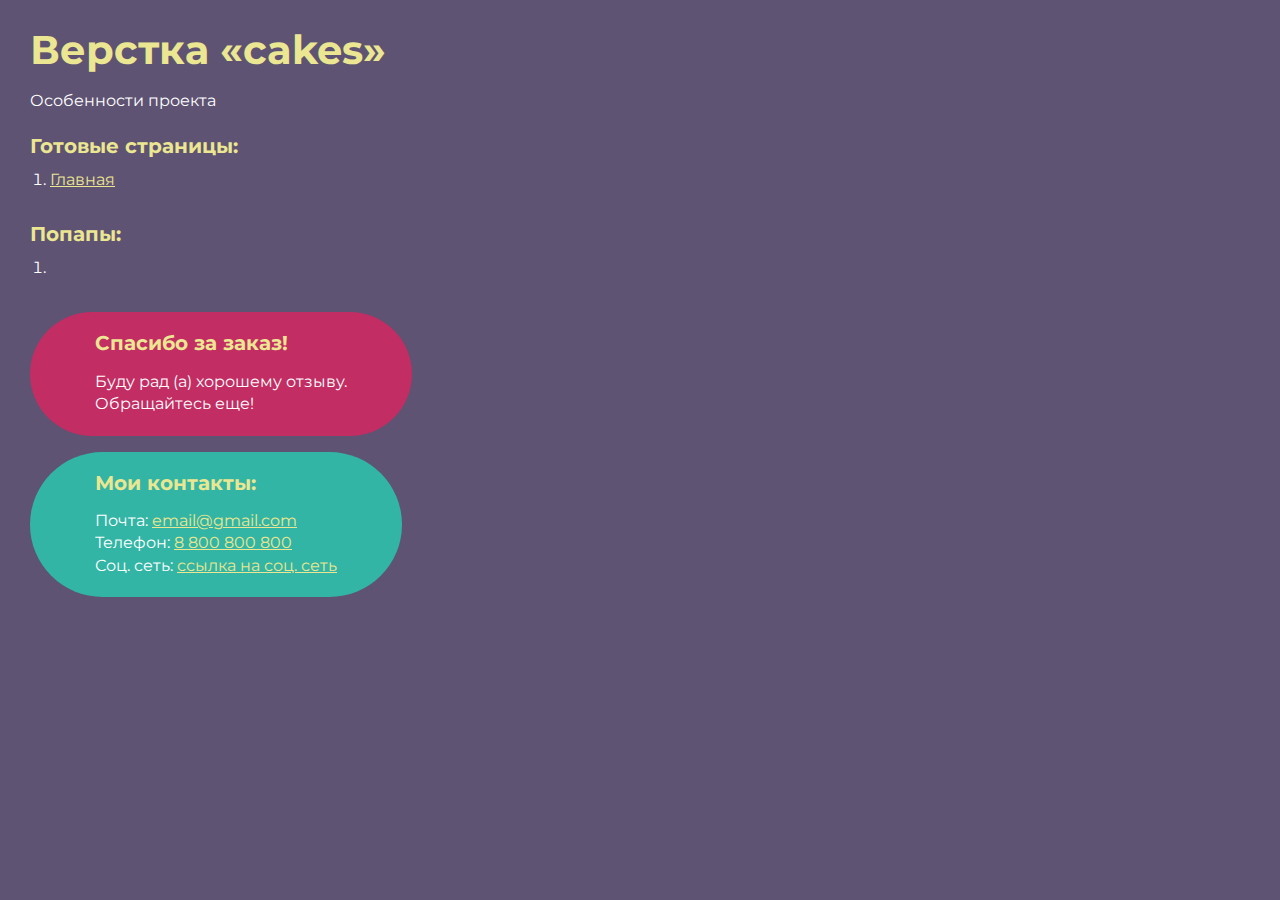
<file: index.html>
<!DOCTYPE html>
<html>

<head>
	<meta charset="UTF-8">
	<meta name="viewport" content="width=device-width, initial-scale=1.0">
	<title>Верстка «cakes»</title>
</head>

<body>
	<div class="rootpage">
		<h1>Верстка «cakes»</h1>
		<div class="rootpage__info">
			Особенности проекта
		</div>
		<h2>Готовые страницы:</h2>
		<ol class="rootpage__list">
			<li><a target="_blank" href="home.html">Главная</a></li>
		</ol>
		<h2>Попапы:</h2>
		<ol class="rootpage__list">
			<li><a target="_blank" href="home.html#"></a></li>
		</ol>
		<div class="rootpage__tnx">
			<h2>Спасибо за заказ!</h2>
			<p>Буду рад (а) хорошему отзыву.</p>
			<p>Обращайтесь еще!</p>
		</div>
		<div class="rootpage__contacts">
			<h2>Мои контакты:</h2>
			<p>Почта: <a href="mailto:email@gmail.com">email@gmail.com</a></p>
			<p>Телефон: <a href="tel:8800800800">8 800 800 800</a></p>
			<p>Соц. сеть: <a href="">ссылка на соц. сеть</a></p>
		</div>
	</div>
</body>
<style>
	@charset "UTF-8";
	@import url("https://fonts.googleapis.com/css?family=Montserrat:regular,700&display=swap");

	*,
	*::before,
	*::after {
		padding: 0px;
		margin: 0px;
		border: 0px;
		box-sizing: border-box;
	}

	html,
	body {
		height: 100%;
		margin: 0;
		padding: 0;
		min-width: 320px;
		width: 100%;
		color: #fff;
		background-color: #5e5373;
	}

	body {
		font-family: Montserrat;
		font-size: 100%;
		line-height: 1;
		font-size: 1rem;
	}

	a {
		text-decoration: underline;
		color: #ebe691
	}

	a:visited {
		text-decoration: underline;
		color: #aaa768;
	}

	a:hover {
		text-decoration: none;
	}

	ul li {
		list-style: none;
	}

	img {
		vertical-align: top;
	}

	.wrapper {
		width: 100%;
		min-height: 100%;
		overflow: hidden;
	}

	.rootpage {
		padding: 30px;
		display: flex;
		flex-direction: column;
		align-items: flex-start;
	}

	@media (max-width: 767px) {
		.rootpage {
			padding: 30px 15px;
		}
	}

	h1 {
		color: #ebe691;
		font-size: 2.5rem;
		margin: 0px 0px 1.25rem 0px;
	}

	@media (max-width: 767px) {
		h1 {
			font-size: 1.85rem;
			margin: 0px 0px 1.25rem 0px;
		}
	}

	h2 {
		color: #ebe691;
		font-size: 1.25rem;
		margin: 0px 0px 1rem 0px;
	}

	@media (max-width: 767px) {
		h2 {
			font-size: 1.125rem;
			margin: 0px 0px 1rem 0px;
		}
	}

	.rootpage__info {
		line-height: 140%;
		margin: 0px 0px 1.5rem 0px;
	}

	.rootpage__list {
		margin: 0px 0px 2.25rem 1.25rem;
	}

	.rootpage__list li:not(:last-child) {
		margin: 0px 0px 15px 0px;
	}

	.rootpage__contacts,
	.rootpage__tnx {
		border-radius: 200px;
		padding: 20px 65px;
		line-height: 140%;
	}

	@media (max-width: 767px) {

		.rootpage__contacts,
		.rootpage__tnx {
			border-radius: 40px;
			padding: 20px;
		}
	}

	.rootpage__contacts {
		background: #32b5a4;

	}

	.rootpage__contacts a {
		color: #ebe691;
	}

	.rootpage__tnx {
		background: #c22d63;
		margin: 0px 0px 1rem 0px;
	}
</style>

</html>
</file>
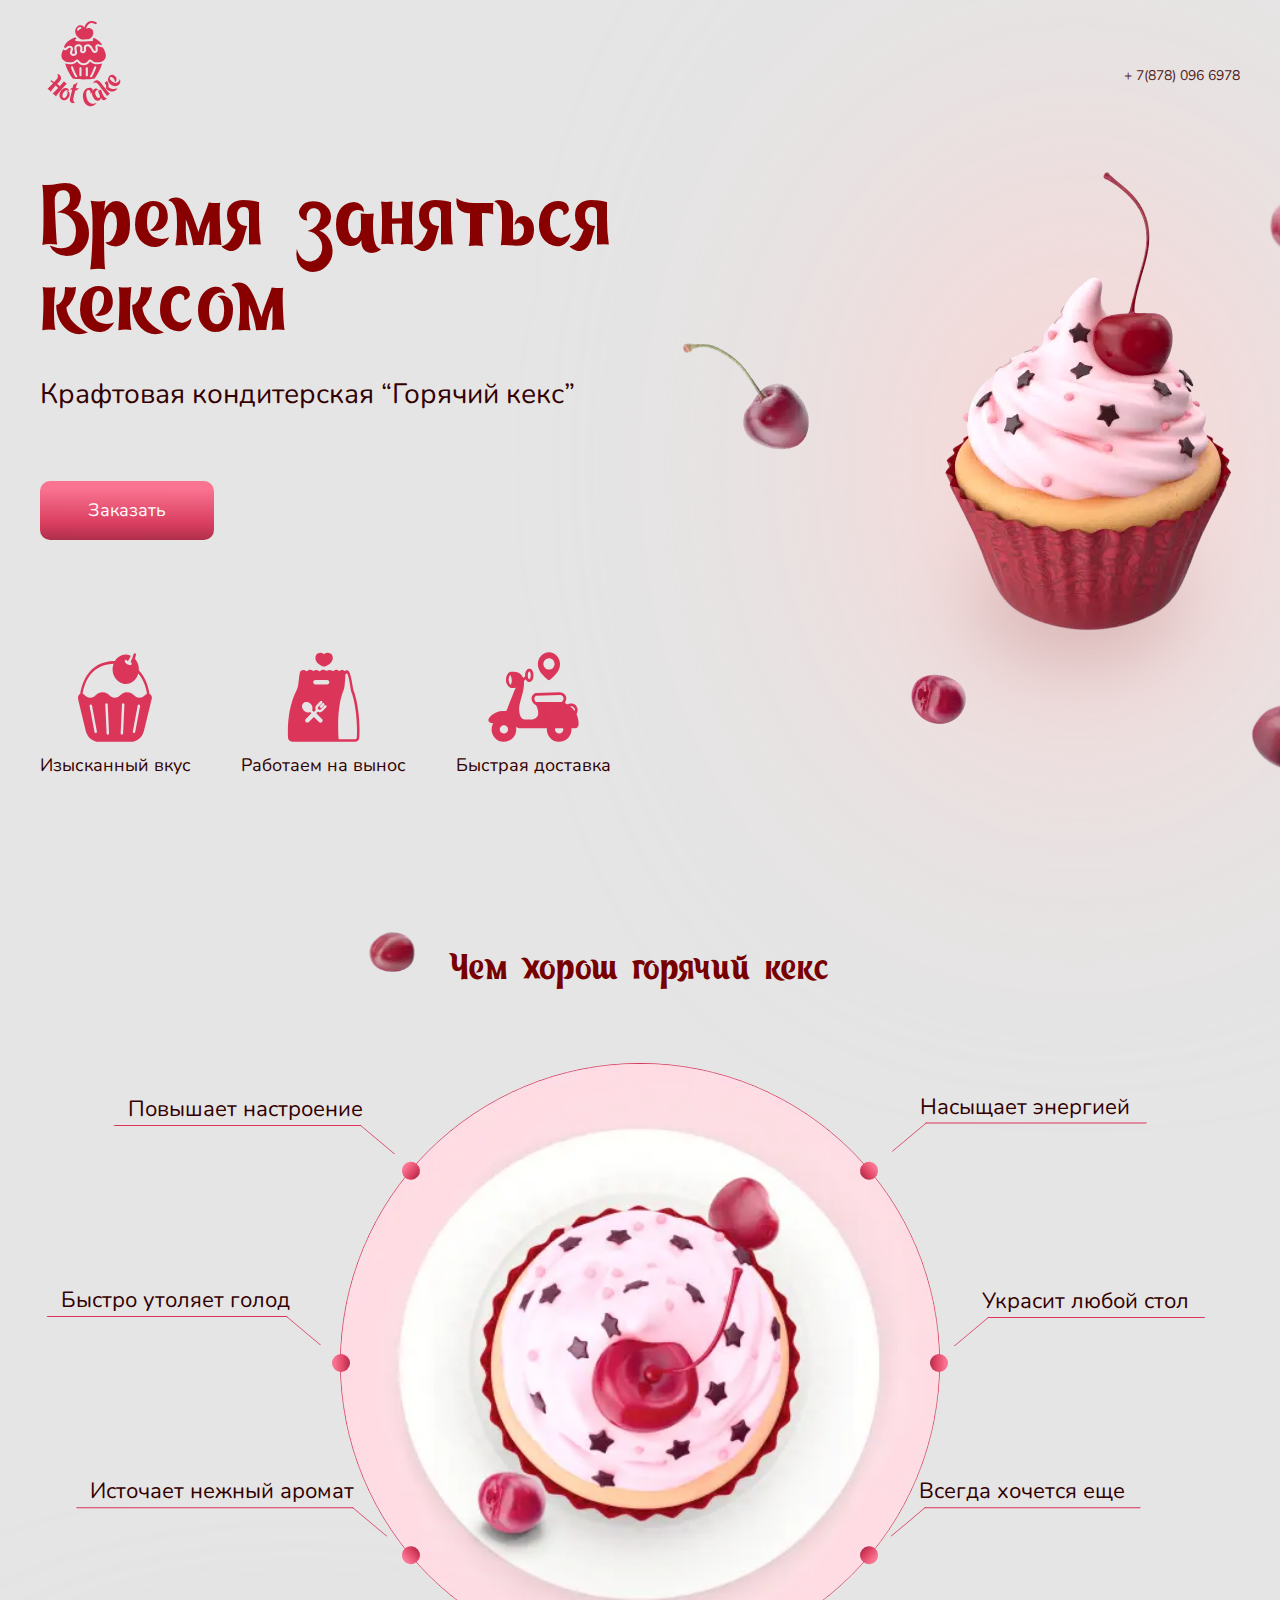
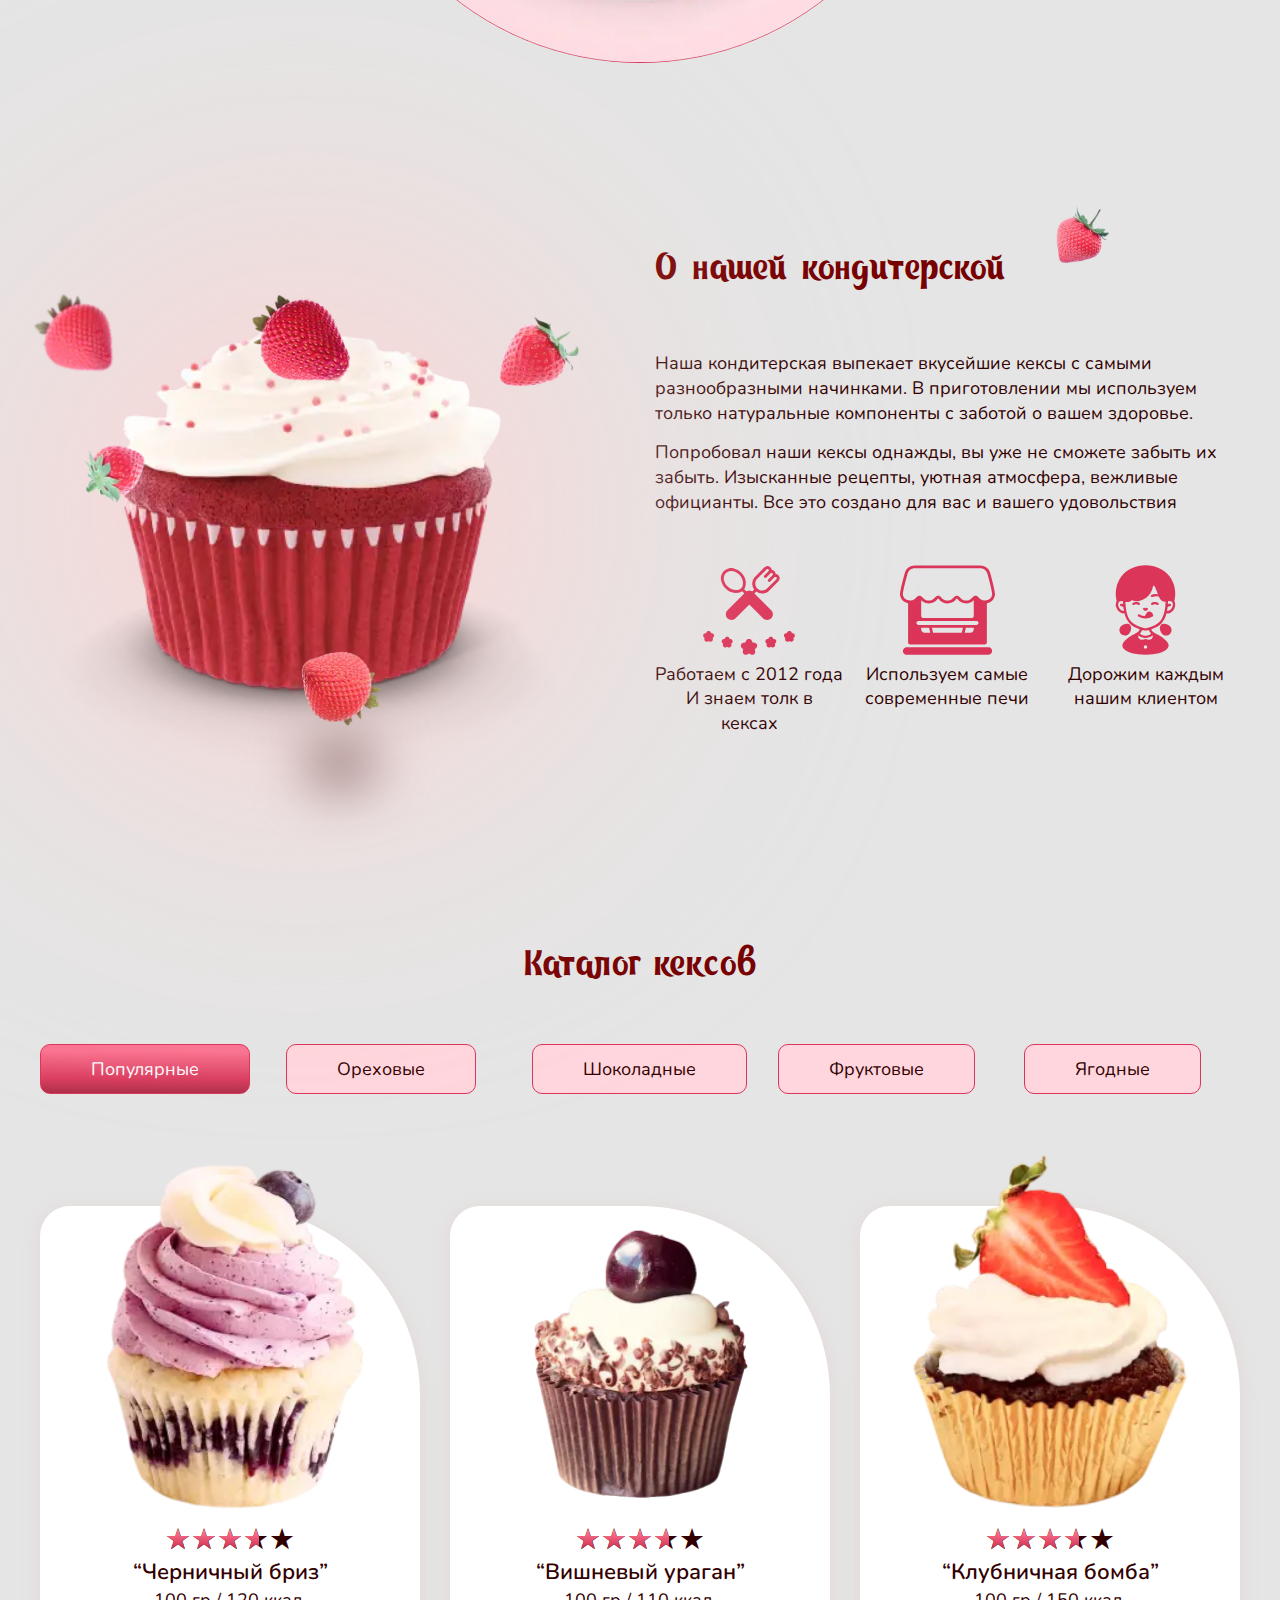
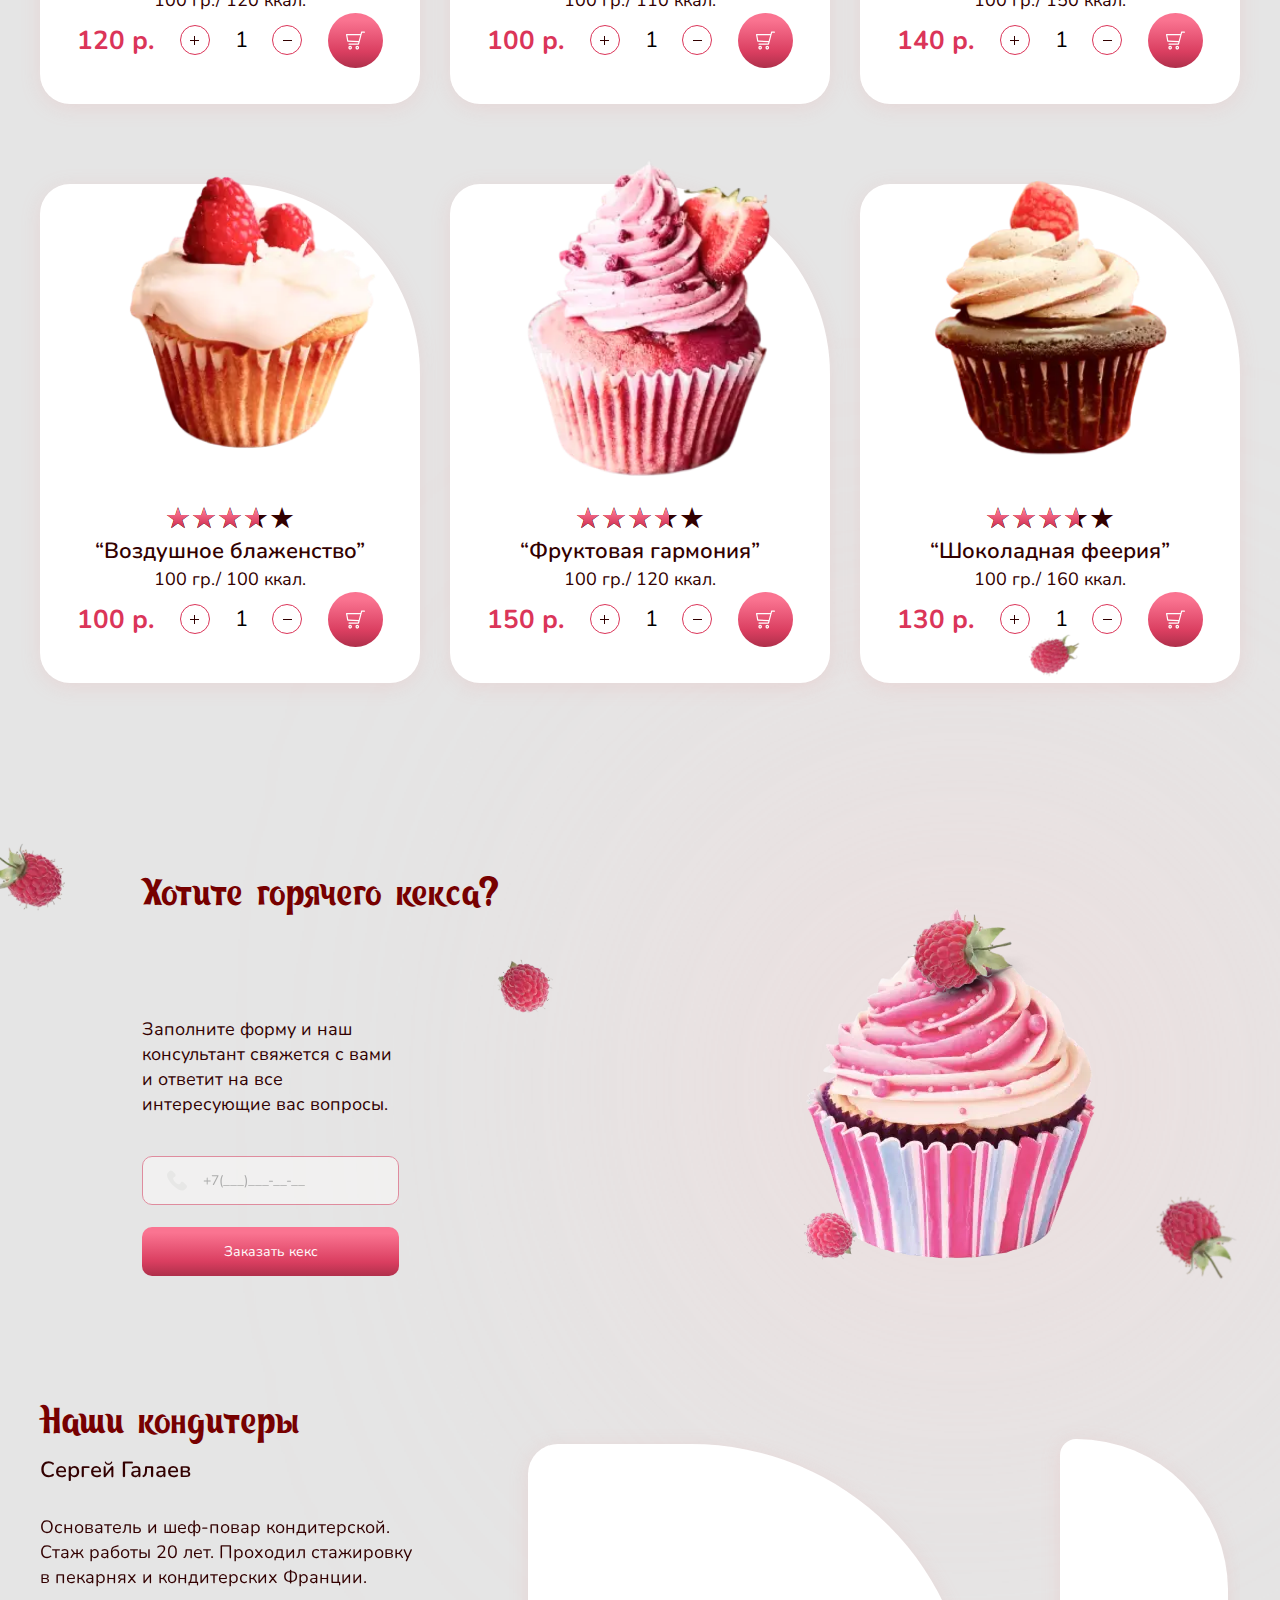
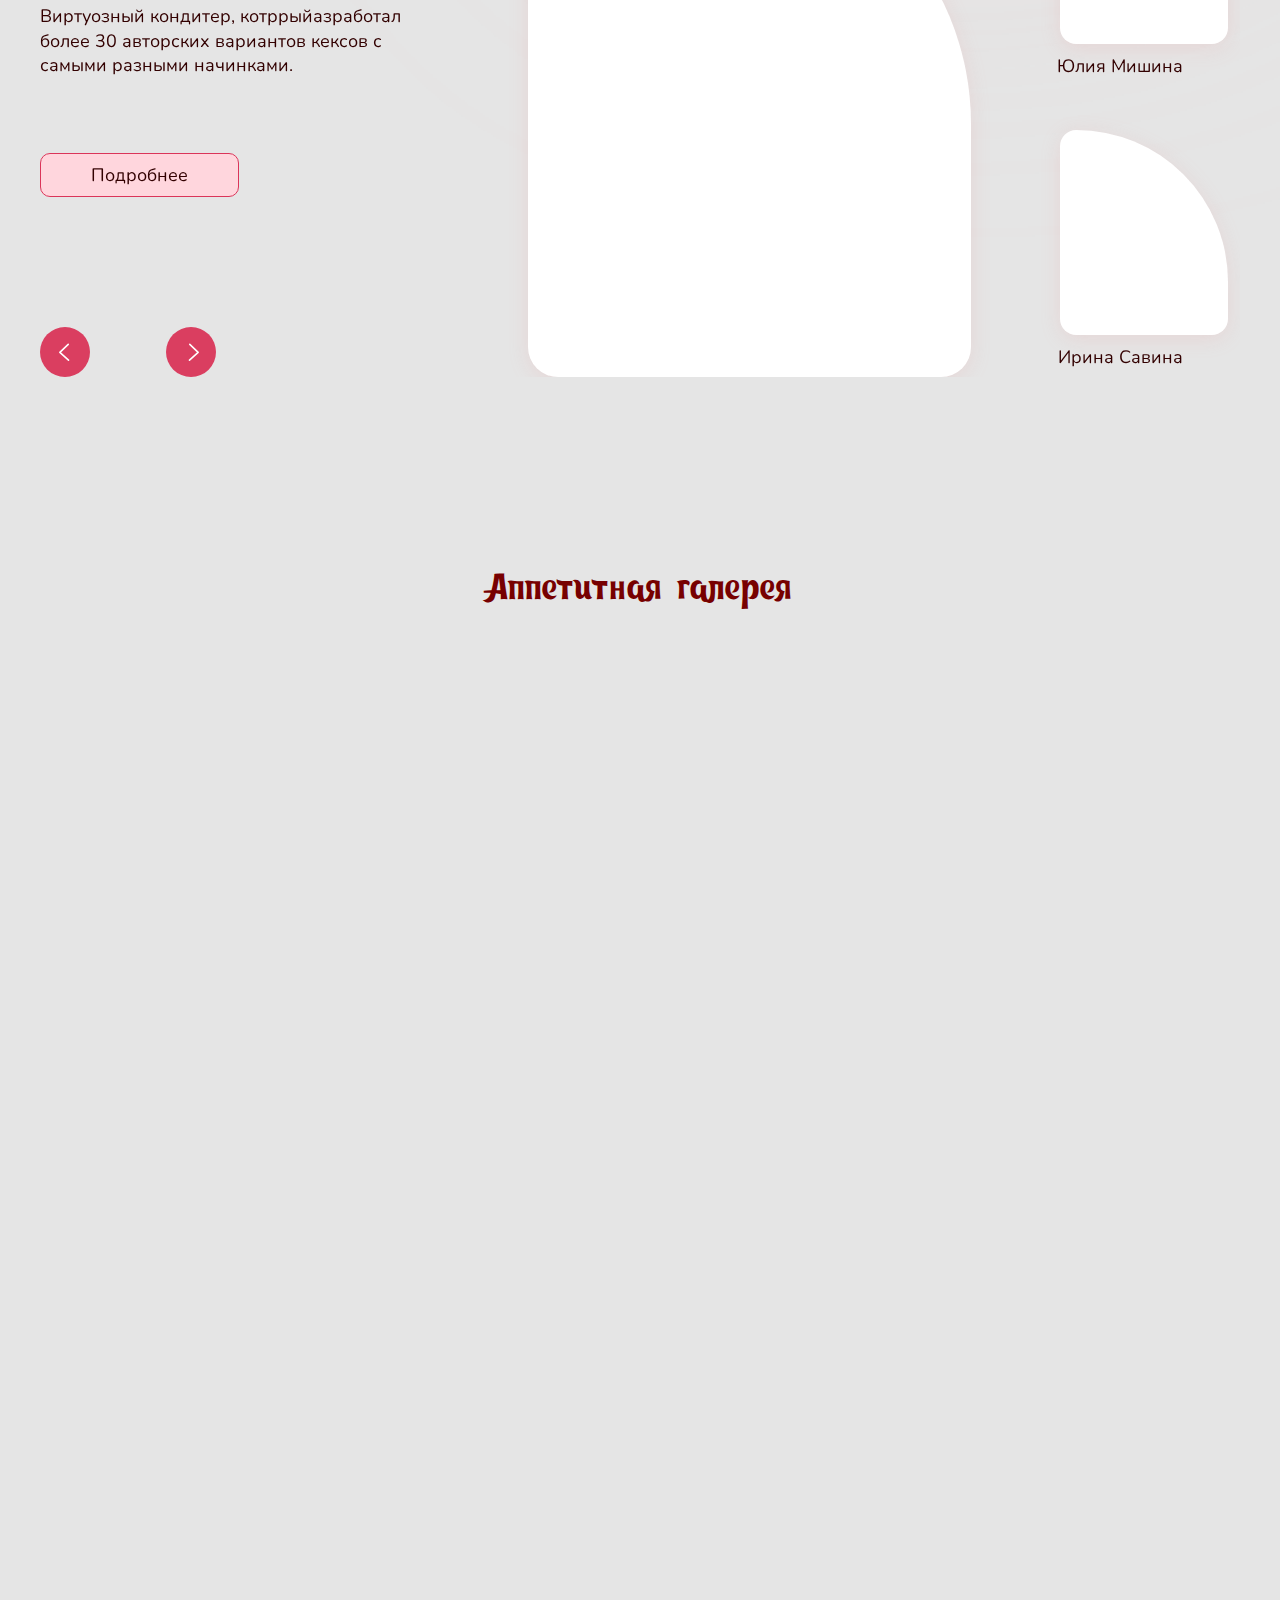
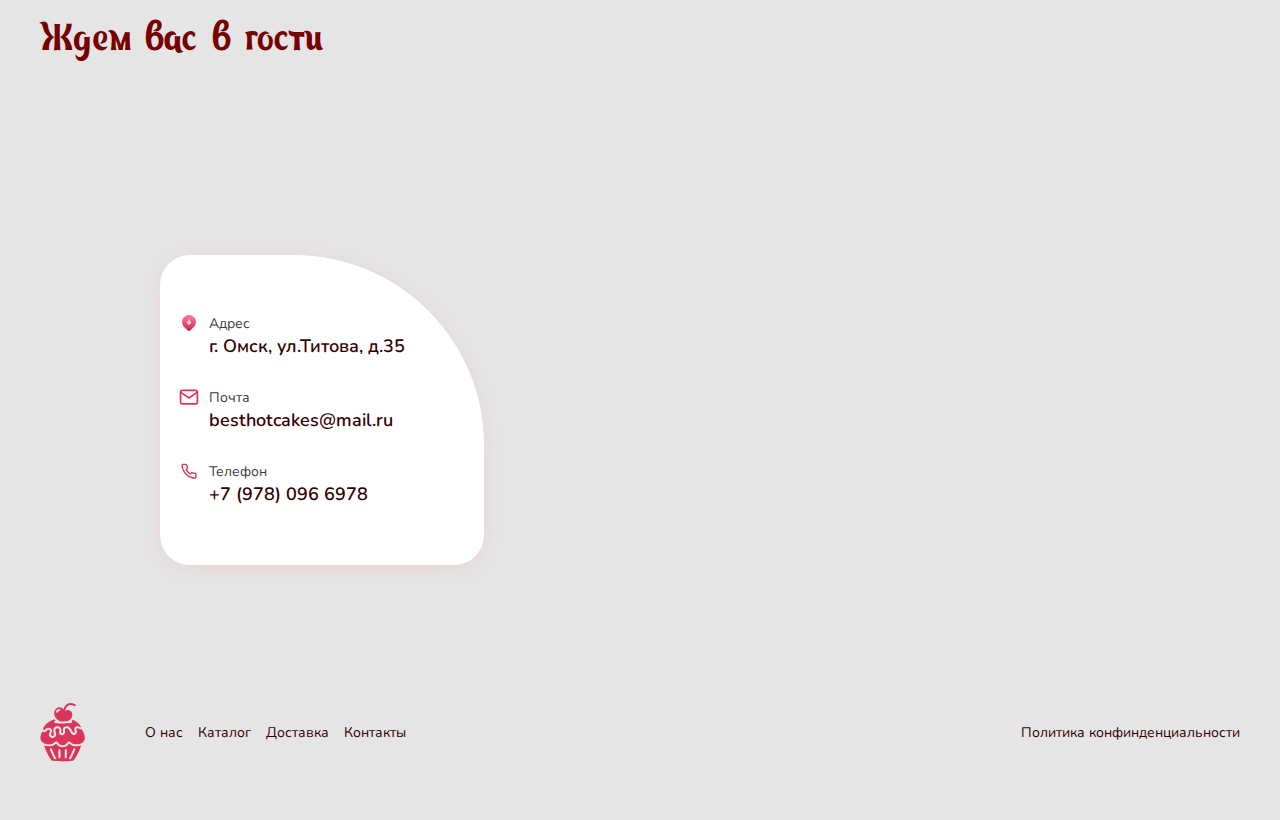
<file: home.html>
<!DOCTYPE html>
<html lang="ru">

<head>
	<title>Cakes</title>
	<meta charset="UTF-8">
	<meta name="format-detection" content="telephone=no">
	<!-- <style>body{opacity: 0;}</style> -->
	<link rel="stylesheet" href="css/style.min.css?_v=20220223133011">
	<link rel="shortcut icon" href="favicon.ico">
	<!-- <meta name="robots" content="noindex, nofollow"> -->
	<meta name="viewport" content="width=device-width, initial-scale=1.0">
</head>

<body>
	<div class="wrapper">
		<header class="header">
			<div class="header__container">
				<div class="header__body">
					<div class="header__logo logo">
						<a class="logo__image" href="#"><img src="img/logo.svg" alt="logo-image" title="logo" width="" height=""></a>
						<img class="logo__text" src="img/logo-text.svg" alt="">
					</div>
					<div class="header__content">
						<div class="header__menu menu">
							<button type="button" class="menu__icon icon-menu"><span></span></button>
							<nav class="menu__body header__body-menu">
								<ul class="menu__list">
									<li class="menu__item"><a href="#" class="menu__link">О нас</a></li>
									<li class="menu__item"><a href="#" class="menu__link">Каталог</a></li>
									<li class="menu__item"><a href="#" class="menu__link">Доставка</a></li>
									<li class="menu__item"><a href="#" class="menu__link">Контакты</a></li>
								</ul>
							</nav>
						</div>
						<div data-da=".header__body-menu,768,2" class="header__contact">
							<a href="tel:78780966978">+ 7(878) 096 6978</a>
						</div>
					</div>
				</div>
			</div>
		</header>
		<main class="page">
			<div class="mainpage">
				<div class="mainpage__container">
					<div class="mainpage__content">
						<h1 class="mainpage__title">Время заняться кексом</h1>
						<p class="mainpage__subtitle">Крафтовая кондитерская “Горячий кекс”</p>
						<button class="mainpage__button button button-pink">Заказать</button>
						<div class="mainpage__bullets bullets">
							<div class="mainpage__bullet bullet">
								<img src="img/icons/bullet-1.svg" alt="" class="bullet__image">
								<p class="bullet__text">Изысканный вкус</p>
							</div>
							<div class="mainpage__bullet bullet">
								<img src="img/icons/bullet-2.svg" alt="" class="bullet__image">
								<p class="bullet__text">Работаем на вынос</p>
							</div>
							<div class="mainpage__bullet bullet">
								<img src="img/icons/bullet-3.svg" alt="" class="bullet__image">
								<p class="bullet__text">Быстрая доставка</p>
							</div>
						</div>
					</div>

					<div class="mainpage__image">
						<div class="mainpage__image-ibg"><picture><source srcset="img/cake-mainpage.webp" type="image/webp"><img src="img/cake-mainpage.png" alt=""></picture>
						</div>
						<div data-prlx-mouse class="mainpage__decor decor-tl"><picture><source srcset="img/main-cherry-1.webp" type="image/webp"><img src="img/main-cherry-1.png" alt=""></picture></div>
						<div data-prlx-mouse data-prlx-dxr class="mainpage__decor decor-tr"><picture><source srcset="img/main-cherry-2.webp" type="image/webp"><img src="img/main-cherry-2.png" alt=""></picture></div>
						<div data-prlx-mouse class="mainpage__decor decor-rb"><picture><source srcset="img/main-cherry-3.webp" type="image/webp"><img src="img/main-cherry-3.png" alt=""></picture></div>
						<div data-prlx-mouse data-prlx-dxr class="mainpage__decor decor-lb"><picture><source srcset="img/main-cherry-4.webp" type="image/webp"><img src="img/main-cherry-4.png" alt=""></picture></div>

					</div>

				</div>
			</div>

			<div class="accomplishments">
				<div class="accomplishments__container">
					<div class="accomplishments__head">
						<!--<picture><source srcset="img/icons/accomplishments-title-decor.webp" type="image/webp"><img src="img/icons/accomplishments-title-decor.png" alt=""></picture>-->
						<h2 class="accomplishments__title heading-2">Чем хорош горячий кекс</h2>
					</div>

					<div class="accomplishments__body">

						<!--	<div class="accomplishments__texts">-->
						<!--<div class="accomplishments__item accomplishments__item-lefttop">
								<div class="accomplishments__text">Повышает настроение
									<div class="accomplishments__line mirror"></div>
								</div>
							</div>-->


						<!--<div class="accomplishments__item accomplishments__item-leftcenter">
								<div class="accomplishments__text">Быстро утоляет голод
									<div class="accomplishments__line mirror"></div>
								</div>
							</div>-->

						<!--<div class="accomplishments__item accomplishments__item-leftbottom">
								<div class="accomplishments__text">Источает нежный аромат
									<div class="accomplishments__line mirror"></div>
								</div>
							</div>-->

						<!--</div>-->
						<div class="accomplishments__image">
							<div class="accomplishments__image-ibg"><picture><source data-srcset="img/cherry-cake.webp" type="image/webp"><img data-src="img/cherry-cake.png" alt=""></picture></div>
							<div class="accomplishments__dots">
								<div class="block">
									<div data-da=".accomplishments__texts,992,2" class="accomplishments__item accomplishments__item-lefttop">
										<div class="accomplishments__text">Насыщает энергией
											<div class="accomplishments__line"></div>
										</div>
									</div>
									<div class="square">
									</div>
								</div>
								<div class="block">
									<div data-da=".accomplishments__texts,992,2" class="accomplishments__item accomplishments__item-rightcenter">
										<div class="accomplishments__text">Украсит любой стол
											<div class="accomplishments__line"></div>
										</div>
									</div>
									<div class="square">
									</div>
								</div>
								<div class="block">
									<div data-da=".accomplishments__texts,992,2" class="accomplishments__item accomplishments__item-rightbottom">
										<div class="accomplishments__text">Всегда хочется еще
											<div class="accomplishments__line"></div>
										</div>
									</div>
									<div class="square">
									</div>
								</div>
								<div class="block">
									<div data-da=".accomplishments__texts,992,2" class="accomplishments__item accomplishments__item-leftbottom">
										<div class="accomplishments__text">Источает нежный аромат
											<div class="accomplishments__line mirror"></div>
										</div>
									</div>
									<div class="square">
									</div>
								</div>
								<div class="block">
									<div data-da=".accomplishments__texts,992,2" class="accomplishments__item accomplishments__item-leftcenter">
										<div class="accomplishments__text">Быстро утоляет голод
											<div class="accomplishments__line mirror"></div>
										</div>
									</div>
									<div class="square">
									</div>
								</div>
								<div class="block block-6">
									<div data-da=".accomplishments__texts,992,2" class="accomplishments__item accomplishments__item-lefttop">
										<div class="accomplishments__text">Повышает настроение
											<div class="accomplishments__line mirror"></div>
										</div>
									</div>
									<div class="square">
									</div>
								</div>
							</div>


						</div>
						<div class="accomplishments__texts">

							<!--<div class="accomplishments__item accomplishments__item-righttop">
								<div class="accomplishments__text">Насыщает энергией
									<div class="accomplishments__line"></div>
								</div>
							</div>-->

							<!--<div class="accomplishments__item accomplishments__item-rightcenter">
								<div class="accomplishments__text">Украсит любой стол
									<div class="accomplishments__line"></div>
								</div>
							</div>-->

							<!--<div class="accomplishments__item accomplishments__item-rightbottom">
								<div class="accomplishments__text">Всегда хочется еще
									<div class="accomplishments__line"></div>
								</div>
							</div>-->
						</div>

					</div>
				</div>
			</div>

			<div class="about">
				<div class="about__container">
					<div class="about__body">
						<div class="about__image-ibg"><picture><source data-srcset="img/about/about-cake.webp" type="image/webp"><img data-src="img/about/about-cake.png" alt=""></picture>
							<div class="about__decor about__decor-center"><picture><source srcset="img/about/about-cake-str.webp" type="image/webp"><img src="img/about/about-cake-str.png" alt=""></picture></div>

							<div data-prlx-mouse class="about__decor about__decor-tl"><picture><source srcset="img/about/str1.webp" type="image/webp"><img src="img/about/str1.png" alt=""></picture></div>
							<div data-prlx-mouse data-prlx-dxr class="about__decor about__decor-tr"><picture><source srcset="img/about/str3.webp" type="image/webp"><img src="img/about/str3.png" alt=""></picture></div>
							<div data-prlx-mouse class="about__decor about__decor-rb"><picture><source srcset="img/about/str4.webp" type="image/webp"><img src="img/about/str4.png" alt=""></picture></div>
							<div data-prlx-mouse data-prlx-dxr class="about__decor about__decor-lb"><picture><source srcset="img/about/str2.webp" type="image/webp"><img src="img/about/str2.png" alt=""></picture></div>
						</div>

						<div class="about__content">
							<h2 data-da=".about__body,992,0" class="about__title heading-2">О нашей кондитерской</h2>
							<div class="about__texts">
								<p class="about__text">
									Наша кондитерская выпекает вкусейшие кексы с самыми
									разнообразными начинками. В приготовлении мы используем только натуральные компоненты с заботой о вашем здоровье.
								</p>
								<p class="about__text">
									Попробовал наши кексы однажды, вы уже не сможете забыть
									их забыть. Изысканные рецепты, уютная атмосфера, вежливые официанты. Все это создано для вас и вашего удовольствия
								</p>
							</div>


							<div class="about__bullets bullets">
								<div class="about__bullet bullet">
									<img src="img/icons/about/bullet-1.svg" alt="" class="bullet__image">
									<p class="bullet__text">Работаем с 2012 года И знаем толк в кексах</p>
								</div>
								<div class="about__bullet bullet">
									<img src="img/icons/about/bullet-2.svg" alt="" class="bullet__image">
									<p class="bullet__text">Используем самые современные печи</p>
								</div>
								<div class="about__bullet bullet">
									<img src="img/icons/about/bullet-3.svg" alt="" class="bullet__image">
									<p class="bullet__text">Дорожим каждым нашим клиентом</p>
								</div>
							</div>
						</div>
					</div>

				</div>
			</div>

			<div class="catalog">
				<div class="catalog__container">
					<h2 class="catalog__title heading-2">Каталог кексов</h2>
					<div data-tabs class="catalog-tabs">
						<div class="catalog__slider swiper">
							<div class="catalog__wrapper swiper-wrapper">
								<div class="catalog__slide swiper-slide">
									<nav data-tabs-titles class="catalog-tabs__navigation">
										<button type="button" class="catalog-tabs__title _tab-active">Популярные</button>
									</nav>
								</div>
								<div class="catalog__slide swiper-slide">
									<nav data-tabs-titles class="catalog-tabs__navigation">
										<button type="button" class="catalog-tabs__title">Ореховые</button>
									</nav>
								</div>
								<div class="catalog__slide swiper-slide">
									<nav data-tabs-titles class="catalog-tabs__navigation">
										<button type="button" class="catalog-tabs__title">Шоколадные</button>
									</nav>
								</div>
								<div class="catalog__slide swiper-slide">
									<nav data-tabs-titles class="catalog-tabs__navigation">
										<button type="button" class="catalog-tabs__title">Фруктовые</button>
									</nav>
								</div>
								<div class="catalog__slide swiper-slide">
									<nav data-tabs-titles class="catalog-tabs__navigation">
										<button type="button" class="catalog-tabs__title">Ягодные</button>
									</nav>
								</div>
							</div>
						</div>

						<div data-tabs-body class="catalog-tabs__content">
							<div class="catalog-tabs__body category tab-1">
								<div class="category__body">
									<div class="category__wrapper">

										<div class="category__item items-menu">
											<div class="item-menu">
												<div class="item-menu__image-ibg"><picture><source data-srcset="img/catalog/1/1.webp" type="image/webp"><img data-src="img/catalog/1/1.png" alt=""></picture></div>
												<div class="rating rating_set">
													<div class="rating__body">
														<div class="rating__active"></div>
														<div class="rating__items">
															<input type="radio" class="rating__item" value="1" name="rating">
															<input type="radio" class="rating__item" value="2" name="rating">
															<input type="radio" class="rating__item" value="3" name="rating">
															<input type="radio" class="rating__item" value="4" name="rating">
															<input type="radio" class="rating__item" value="5" name="rating">
														</div>
													</div>
													<div class="rating__value">3.6</div>
												</div>
												<div class="item-menu__title">“Черничный бриз”</div>
												<div class="item-menu__info">100 гр./ 120 ккал.</div>
												<form action="#" class="form-item">
													<p class="item-menu__price">120 р. </p>
													<div class="quantity">
														<button type="button" class="quantity__button quantity__button_plus"></button>
														<div class="quantity__input">
															<input autocomplete="off" type="text" name="form[]" value="1">
														</div>
														<button type="button" class="quantity__button quantity__button_minus"></button>
													</div>
													<button type="submit" class="item-menu__cart"></button>
												</form>
											</div>
										</div>

										<div class="category__item items-menu">
											<div class="item-menu">
												<div class="item-menu__image-ibg"><picture><source data-srcset="img/catalog/1/2.webp" type="image/webp"><img data-src="img/catalog/1/2.png" alt=""></picture></div>
												<div class="rating rating_set">
													<div class="rating__body">
														<div class="rating__active"></div>
														<div class="rating__items">
															<input type="radio" class="rating__item" value="1" name="rating">
															<input type="radio" class="rating__item" value="2" name="rating">
															<input type="radio" class="rating__item" value="3" name="rating">
															<input type="radio" class="rating__item" value="4" name="rating">
															<input type="radio" class="rating__item" value="5" name="rating">
														</div>
													</div>
													<div class="rating__value">3.6</div>
												</div>
												<div class="item-menu__title">“Вишневый ураган”</div>
												<div class="item-menu__info">100 гр./ 110 ккал.</div>
												<form action="#" class="form-item">
													<p class="item-menu__price">100 р. </p>
													<div class="quantity">
														<button type="button" class="quantity__button quantity__button_plus"></button>
														<div class="quantity__input">
															<input autocomplete="off" type="text" name="form[]" value="1">
														</div>
														<button type="button" class="quantity__button quantity__button_minus"></button>
													</div>
													<button type="submit" class="item-menu__cart"></button>
												</form>

											</div>
										</div>

										<div class="category__item items-menu">
											<div class="item-menu">
												<div class="item-menu__image-ibg"><picture><source data-srcset="img/catalog/1/3.webp" type="image/webp"><img data-src="img/catalog/1/3.png" alt=""></picture></div>
												<div class="rating rating_set">
													<div class="rating__body">
														<div class="rating__active"></div>
														<div class="rating__items">
															<input type="radio" class="rating__item" value="1" name="rating">
															<input type="radio" class="rating__item" value="2" name="rating">
															<input type="radio" class="rating__item" value="3" name="rating">
															<input type="radio" class="rating__item" value="4" name="rating">
															<input type="radio" class="rating__item" value="5" name="rating">
														</div>
													</div>
													<div class="rating__value">3.6</div>
												</div>
												<div class="item-menu__title">“Клубничная бомба”</div>
												<div class="item-menu__info">100 гр./ 150 ккал.</div>
												<form action="#" class="form-item">
													<p class="item-menu__price">140 р. </p>
													<div class="quantity">
														<button type="button" class="quantity__button quantity__button_plus"></button>
														<div class="quantity__input">
															<input autocomplete="off" type="text" name="form[]" value="1">
														</div>
														<button type="button" class="quantity__button quantity__button_minus"></button>
													</div>
													<button type="submit" class="item-menu__cart"></button>
												</form>

											</div>
										</div>

										<div class="category__item items-menu">
											<div class="item-menu">
												<div class="item-menu__image-ibg"><picture><source data-srcset="img/catalog/1/4.webp" type="image/webp"><img data-src="img/catalog/1/4.png" alt=""></picture></div>
												<div class="rating rating_set">
													<div class="rating__body">
														<div class="rating__active"></div>
														<div class="rating__items">
															<input type="radio" class="rating__item" value="1" name="rating">
															<input type="radio" class="rating__item" value="2" name="rating">
															<input type="radio" class="rating__item" value="3" name="rating">
															<input type="radio" class="rating__item" value="4" name="rating">
															<input type="radio" class="rating__item" value="5" name="rating">
														</div>
													</div>
													<div class="rating__value">3.6</div>
												</div>
												<div class="item-menu__title">“Воздушное блаженство”</div>
												<div class="item-menu__info">100 гр./ 100 ккал.</div>
												<form action="#" class="form-item">
													<p class="item-menu__price">100 р. </p>
													<div class="quantity">
														<button type="button" class="quantity__button quantity__button_plus"></button>
														<div class="quantity__input">
															<input autocomplete="off" type="text" name="form[]" value="1">
														</div>
														<button type="button" class="quantity__button quantity__button_minus"></button>
													</div>
													<button type="submit" class="item-menu__cart"></button>
												</form>
											</div>
										</div>

										<div class="category__item items-menu">
											<div class="item-menu">
												<div class="item-menu__image-ibg"><picture><source data-srcset="img/catalog/1/5.webp" type="image/webp"><img data-src="img/catalog/1/5.png" alt=""></picture></div>
												<div class="rating rating_set">
													<div class="rating__body">
														<div class="rating__active"></div>
														<div class="rating__items">
															<input type="radio" class="rating__item" value="1" name="rating">
															<input type="radio" class="rating__item" value="2" name="rating">
															<input type="radio" class="rating__item" value="3" name="rating">
															<input type="radio" class="rating__item" value="4" name="rating">
															<input type="radio" class="rating__item" value="5" name="rating">
														</div>
													</div>
													<div class="rating__value">3.6</div>
												</div>
												<div class="item-menu__title">“Фруктовая гармония”</div>
												<div class="item-menu__info">100 гр./ 120 ккал.</div>
												<form action="#" class="form-item">
													<p class="item-menu__price">150 р. </p>
													<div class="quantity">
														<button type="button" class="quantity__button quantity__button_plus"></button>
														<div class="quantity__input">
															<input autocomplete="off" type="text" name="form[]" value="1">
														</div>
														<button type="button" class="quantity__button quantity__button_minus"></button>
													</div>
													<button type="submit" class="item-menu__cart"></button>
												</form>
											</div>
										</div>

										<div class="category__item items-menu">
											<div class="item-menu">
												<div class="item-menu__image-ibg"><picture><source data-srcset="img/catalog/1/6.webp" type="image/webp"><img data-src="img/catalog/1/6.png" alt=""></picture></div>
												<div class="rating rating_set">
													<div class="rating__body">
														<div class="rating__active"></div>
														<div class="rating__items">
															<input type="radio" class="rating__item" value="1" name="rating">
															<input type="radio" class="rating__item" value="2" name="rating">
															<input type="radio" class="rating__item" value="3" name="rating">
															<input type="radio" class="rating__item" value="4" name="rating">
															<input type="radio" class="rating__item" value="5" name="rating">
														</div>
													</div>
													<div class="rating__value">3.6</div>
												</div>
												<div class="item-menu__title">“Шоколадная феерия”</div>
												<div class="item-menu__info">100 гр./ 160 ккал.</div>
												<form action="#" class="form-item">
													<p class="item-menu__price">130 р. </p>
													<div class="quantity">
														<button type="button" class="quantity__button quantity__button_plus"></button>
														<div class="quantity__input">
															<input autocomplete="off" type="text" name="form[]" value="1">
														</div>
														<button type="button" class="quantity__button quantity__button_minus"></button>
													</div>
													<button type="submit" class="item-menu__cart"></button>
												</form>
											</div>
										</div>

									</div>
								</div>
							</div>

							<div class="catalog-tabs__body category tab-2">
								<div class="category__body">
									<div class="category__wrapper">

										<div class="category__item items-menu">
											<div class="item-menu">
												<div class="item-menu__image-ibg"><picture><source data-srcset="img/catalog/1/1.webp" type="image/webp"><img data-src="img/catalog/1/1.png" alt=""></picture></div>
												<div class="rating rating_set">
													<div class="rating__body">
														<div class="rating__active"></div>
														<div class="rating__items">
															<input type="radio" class="rating__item" value="1" name="rating">
															<input type="radio" class="rating__item" value="2" name="rating">
															<input type="radio" class="rating__item" value="3" name="rating">
															<input type="radio" class="rating__item" value="4" name="rating">
															<input type="radio" class="rating__item" value="5" name="rating">
														</div>
													</div>
													<div class="rating__value">3.6</div>
												</div>
												<div class="item-menu__title">“Черничный бриз”</div>
												<div class="item-menu__info">100 гр./ 120 ккал.</div>
												<form action="#" class="form-item">
													<p class="item-menu__price">120 р. </p>
													<div class="quantity">
														<button type="button" class="quantity__button quantity__button_plus"></button>
														<div class="quantity__input">
															<input autocomplete="off" type="text" name="form[]" value="1">
														</div>
														<button type="button" class="quantity__button quantity__button_minus"></button>
													</div>
													<button type="submit" class="item-menu__cart"></button>
												</form>

											</div>
										</div>

										<div class="category__item items-menu">
											<div class="item-menu">
												<div class="item-menu__image-ibg"><picture><source data-srcset="img/catalog/1/2.webp" type="image/webp"><img data-src="img/catalog/1/2.png" alt=""></picture></div>
												<div class="rating rating_set">
													<div class="rating__body">
														<div class="rating__active"></div>
														<div class="rating__items">
															<input type="radio" class="rating__item" value="1" name="rating">
															<input type="radio" class="rating__item" value="2" name="rating">
															<input type="radio" class="rating__item" value="3" name="rating">
															<input type="radio" class="rating__item" value="4" name="rating">
															<input type="radio" class="rating__item" value="5" name="rating">
														</div>
													</div>
													<div class="rating__value">3.6</div>
												</div>
												<div class="item-menu__title">“Вишневый ураган”</div>
												<div class="item-menu__info">100 гр./ 110 ккал.</div>
												<form action="#" class="form-item">
													<p class="item-menu__price">100 р. </p>
													<div class="quantity">
														<button type="button" class="quantity__button quantity__button_plus"></button>
														<div class="quantity__input">
															<input autocomplete="off" type="text" name="form[]" value="1">
														</div>
														<button type="button" class="quantity__button quantity__button_minus"></button>
													</div>
													<button type="submit" class="item-menu__cart"></button>
												</form>

											</div>
										</div>

										<div class="category__item items-menu">
											<div class="item-menu">
												<div class="item-menu__image-ibg"><picture><source data-srcset="img/catalog/1/3.webp" type="image/webp"><img data-src="img/catalog/1/3.png" alt=""></picture></div>
												<div class="rating rating_set">
													<div class="rating__body">
														<div class="rating__active"></div>
														<div class="rating__items">
															<input type="radio" class="rating__item" value="1" name="rating">
															<input type="radio" class="rating__item" value="2" name="rating">
															<input type="radio" class="rating__item" value="3" name="rating">
															<input type="radio" class="rating__item" value="4" name="rating">
															<input type="radio" class="rating__item" value="5" name="rating">
														</div>
													</div>
													<div class="rating__value">3.6</div>
												</div>
												<div class="item-menu__title">“Клубничная бомба”</div>
												<div class="item-menu__info">100 гр./ 150 ккал.</div>
												<form action="#" class="form-item">
													<p class="item-menu__price">140 р. </p>
													<div class="quantity">
														<button type="button" class="quantity__button quantity__button_plus"></button>
														<div class="quantity__input">
															<input autocomplete="off" type="text" name="form[]" value="1">
														</div>
														<button type="button" class="quantity__button quantity__button_minus"></button>
													</div>
													<button type="submit" class="item-menu__cart"></button>
												</form>

											</div>
										</div>

									</div>
								</div>
							</div>

							<div class="catalog-tabs__body category tab-3">
								<div class="category__body">
									<div class="category__wrapper">

										<div class="category__item items-menu">
											<div class="item-menu">
												<div class="item-menu__image-ibg"><picture><source data-srcset="img/catalog/1/1.webp" type="image/webp"><img data-src="img/catalog/1/1.png" alt=""></picture></div>
												<div class="rating rating_set">
													<div class="rating__body">
														<div class="rating__active"></div>
														<div class="rating__items">
															<input type="radio" class="rating__item" value="1" name="rating">
															<input type="radio" class="rating__item" value="2" name="rating">
															<input type="radio" class="rating__item" value="3" name="rating">
															<input type="radio" class="rating__item" value="4" name="rating">
															<input type="radio" class="rating__item" value="5" name="rating">
														</div>
													</div>
													<div class="rating__value">3.6</div>
												</div>
												<div class="item-menu__title">“Черничный бриз”</div>
												<div class="item-menu__info">100 гр./ 120 ккал.</div>
												<form action="#" class="form-item">
													<p class="item-menu__price">120 р. </p>
													<div class="quantity">
														<button type="button" class="quantity__button quantity__button_plus"></button>
														<div class="quantity__input">
															<input autocomplete="off" type="text" name="form[]" value="1">
														</div>
														<button type="button" class="quantity__button quantity__button_minus"></button>
													</div>
													<button type="submit" class="item-menu__cart"></button>
												</form>

											</div>
										</div>

										<div class="category__item items-menu">
											<div class="item-menu">
												<div class="item-menu__image-ibg"><picture><source data-srcset="img/catalog/1/2.webp" type="image/webp"><img data-src="img/catalog/1/2.png" alt=""></picture></div>
												<div class="rating rating_set">
													<div class="rating__body">
														<div class="rating__active"></div>
														<div class="rating__items">
															<input type="radio" class="rating__item" value="1" name="rating">
															<input type="radio" class="rating__item" value="2" name="rating">
															<input type="radio" class="rating__item" value="3" name="rating">
															<input type="radio" class="rating__item" value="4" name="rating">
															<input type="radio" class="rating__item" value="5" name="rating">
														</div>
													</div>
													<div class="rating__value">3.6</div>
												</div>
												<div class="item-menu__title">“Вишневый ураган”</div>
												<div class="item-menu__info">100 гр./ 110 ккал.</div>
												<form action="#" class="form-item">
													<p class="item-menu__price">100 р. </p>
													<div class="quantity">
														<button type="button" class="quantity__button quantity__button_plus"></button>
														<div class="quantity__input">
															<input autocomplete="off" type="text" name="form[]" value="1">
														</div>
														<button type="button" class="quantity__button quantity__button_minus"></button>
													</div>
													<button type="submit" class="item-menu__cart"></button>
												</form>

											</div>
										</div>

										<div class="category__item items-menu">
											<div class="item-menu">
												<div class="item-menu__image-ibg"><picture><source data-srcset="img/catalog/1/3.webp" type="image/webp"><img data-src="img/catalog/1/3.png" alt=""></picture></div>
												<div class="rating rating_set">
													<div class="rating__body">
														<div class="rating__active"></div>
														<div class="rating__items">
															<input type="radio" class="rating__item" value="1" name="rating">
															<input type="radio" class="rating__item" value="2" name="rating">
															<input type="radio" class="rating__item" value="3" name="rating">
															<input type="radio" class="rating__item" value="4" name="rating">
															<input type="radio" class="rating__item" value="5" name="rating">
														</div>
													</div>
													<div class="rating__value">3.6</div>
												</div>
												<div class="item-menu__title">“Клубничная бомба”</div>
												<div class="item-menu__info">100 гр./ 150 ккал.</div>
												<form action="#" class="form-item">
													<p class="item-menu__price">140 р. </p>
													<div class="quantity">
														<button type="button" class="quantity__button quantity__button_plus"></button>
														<div class="quantity__input">
															<input autocomplete="off" type="text" name="form[]" value="1">
														</div>
														<button type="button" class="quantity__button quantity__button_minus"></button>
													</div>
													<button type="submit" class="item-menu__cart"></button>
												</form>

											</div>
										</div>

									</div>
								</div>
							</div>

							<div class="catalog-tabs__body category tab-4">
								<div class="category__body">
									<div class="category__wrapper">

										<div class="category__item items-menu">
											<div class="item-menu">
												<div class="item-menu__image-ibg"><picture><source data-srcset="img/catalog/1/3.webp" type="image/webp"><img data-src="img/catalog/1/3.png" alt=""></picture></div>
												<div class="rating rating_set">
													<div class="rating__body">
														<div class="rating__active"></div>
														<div class="rating__items">
															<input type="radio" class="rating__item" value="1" name="rating">
															<input type="radio" class="rating__item" value="2" name="rating">
															<input type="radio" class="rating__item" value="3" name="rating">
															<input type="radio" class="rating__item" value="4" name="rating">
															<input type="radio" class="rating__item" value="5" name="rating">
														</div>
													</div>
													<div class="rating__value">3.6</div>
												</div>
												<div class="item-menu__title">“Черничный бриз”</div>
												<div class="item-menu__info">100 гр./ 120 ккал.</div>
												<form action="#" class="form-item">
													<p class="item-menu__price">120 р. </p>
													<div class="quantity">
														<button type="button" class="quantity__button quantity__button_plus"></button>
														<div class="quantity__input">
															<input autocomplete="off" type="text" name="form[]" value="1">
														</div>
														<button type="button" class="quantity__button quantity__button_minus"></button>
													</div>
													<button type="submit" class="item-menu__cart"></button>
												</form>

											</div>
										</div>

										<div class="category__item items-menu">
											<div class="item-menu">
												<div class="item-menu__image-ibg"><picture><source data-srcset="img/catalog/1/2.webp" type="image/webp"><img data-src="img/catalog/1/2.png" alt=""></picture></div>
												<div class="rating rating_set">
													<div class="rating__body">
														<div class="rating__active"></div>
														<div class="rating__items">
															<input type="radio" class="rating__item" value="1" name="rating">
															<input type="radio" class="rating__item" value="2" name="rating">
															<input type="radio" class="rating__item" value="3" name="rating">
															<input type="radio" class="rating__item" value="4" name="rating">
															<input type="radio" class="rating__item" value="5" name="rating">
														</div>
													</div>
													<div class="rating__value">3.6</div>
												</div>
												<div class="item-menu__title">“Вишневый ураган”</div>
												<div class="item-menu__info">100 гр./ 110 ккал.</div>
												<form action="#" class="form-item">
													<p class="item-menu__price">100 р. </p>
													<div class="quantity">
														<button type="button" class="quantity__button quantity__button_plus"></button>
														<div class="quantity__input">
															<input autocomplete="off" type="text" name="form[]" value="1">
														</div>
														<button type="button" class="quantity__button quantity__button_minus"></button>
													</div>
													<button type="submit" class="item-menu__cart"></button>
												</form>

											</div>
										</div>

										<div class="category__item items-menu">
											<div class="item-menu">
												<div class="item-menu__image-ibg"><picture><source data-srcset="img/catalog/1/1.webp" type="image/webp"><img data-src="img/catalog/1/1.png" alt=""></picture></div>
												<div class="rating rating_set">
													<div class="rating__body">
														<div class="rating__active"></div>
														<div class="rating__items">
															<input type="radio" class="rating__item" value="1" name="rating">
															<input type="radio" class="rating__item" value="2" name="rating">
															<input type="radio" class="rating__item" value="3" name="rating">
															<input type="radio" class="rating__item" value="4" name="rating">
															<input type="radio" class="rating__item" value="5" name="rating">
														</div>
													</div>
													<div class="rating__value">3.6</div>
												</div>
												<div class="item-menu__title">“Клубничная бомба”</div>
												<div class="item-menu__info">100 гр./ 150 ккал.</div>
												<form action="#" class="form-item">
													<p class="item-menu__price">140 р. </p>
													<div class="quantity">
														<button type="button" class="quantity__button quantity__button_plus"></button>
														<div class="quantity__input">
															<input autocomplete="off" type="text" name="form[]" value="1">
														</div>
														<button type="button" class="quantity__button quantity__button_minus"></button>
													</div>
													<button type="submit" class="item-menu__cart"></button>
												</form>

											</div>
										</div>

									</div>
								</div>
							</div>

							<div class="catalog-tabs__body category tab-5">
								<div class="category__body">
									<div class="category__wrapper">

										<div class="category__item items-menu">
											<div class="item-menu">
												<div class="item-menu__image-ibg"><picture><source data-srcset="img/catalog/1/6.webp" type="image/webp"><img data-src="img/catalog/1/6.png" alt=""></picture></div>
												<div class="rating rating_set">
													<div class="rating__body">
														<div class="rating__active"></div>
														<div class="rating__items">
															<input type="radio" class="rating__item" value="1" name="rating">
															<input type="radio" class="rating__item" value="2" name="rating">
															<input type="radio" class="rating__item" value="3" name="rating">
															<input type="radio" class="rating__item" value="4" name="rating">
															<input type="radio" class="rating__item" value="5" name="rating">
														</div>
													</div>
													<div class="rating__value">3.6</div>
												</div>
												<div class="item-menu__title">“Черничный бриз”</div>
												<div class="item-menu__info">100 гр./ 120 ккал.</div>
												<form action="#" class="form-item">
													<p class="item-menu__price">120 р. </p>
													<div class="quantity">
														<button type="button" class="quantity__button quantity__button_plus"></button>
														<div class="quantity__input">
															<input autocomplete="off" type="text" name="form[]" value="1">
														</div>
														<button type="button" class="quantity__button quantity__button_minus"></button>
													</div>
													<button type="submit" class="item-menu__cart"></button>
												</form>

											</div>
										</div>

										<div class="category__item items-menu">
											<div class="item-menu">
												<div class="item-menu__image-ibg"><picture><source data-srcset="img/catalog/1/5.webp" type="image/webp"><img data-src="img/catalog/1/5.png" alt=""></picture></div>
												<div class="rating rating_set">
													<div class="rating__body">
														<div class="rating__active"></div>
														<div class="rating__items">
															<input type="radio" class="rating__item" value="1" name="rating">
															<input type="radio" class="rating__item" value="2" name="rating">
															<input type="radio" class="rating__item" value="3" name="rating">
															<input type="radio" class="rating__item" value="4" name="rating">
															<input type="radio" class="rating__item" value="5" name="rating">
														</div>
													</div>
													<div class="rating__value">3.6</div>
												</div>
												<div class="item-menu__title">“Вишневый ураган”</div>
												<div class="item-menu__info">100 гр./ 110 ккал.</div>
												<form action="#" class="form-item">
													<p class="item-menu__price">100 р. </p>
													<div class="quantity">
														<button type="button" class="quantity__button quantity__button_plus"></button>
														<div class="quantity__input">
															<input autocomplete="off" type="text" name="form[]" value="1">
														</div>
														<button type="button" class="quantity__button quantity__button_minus"></button>
													</div>
													<button type="submit" class="item-menu__cart"></button>
												</form>

											</div>
										</div>

										<div class="category__item items-menu">
											<div class="item-menu">
												<div class="item-menu__image-ibg"><picture><source data-srcset="img/catalog/1/4.webp" type="image/webp"><img data-src="img/catalog/1/4.png" alt=""></picture></div>
												<div class="rating rating_set">
													<div class="rating__body">
														<div class="rating__active"></div>
														<div class="rating__items">
															<input type="radio" class="rating__item" value="1" name="rating">
															<input type="radio" class="rating__item" value="2" name="rating">
															<input type="radio" class="rating__item" value="3" name="rating">
															<input type="radio" class="rating__item" value="4" name="rating">
															<input type="radio" class="rating__item" value="5" name="rating">
														</div>
													</div>
													<div class="rating__value">3.6</div>
												</div>
												<div class="item-menu__title">“Клубничная бомба”</div>
												<div class="item-menu__info">100 гр./ 150 ккал.</div>
												<form action="#" class="form-item">
													<p class="item-menu__price">140 р. </p>
													<div class="quantity">
														<button type="button" class="quantity__button quantity__button_plus"></button>
														<div class="quantity__input">
															<input autocomplete="off" type="text" name="form[]" value="1">
														</div>
														<button type="button" class="quantity__button quantity__button_minus"></button>
													</div>
													<button type="submit" class="item-menu__cart"></button>
												</form>

											</div>
										</div>

									</div>
								</div>
							</div>

						</div>
					</div>
				</div>
			</div>

			<div class="contactform">
				<div class="contactform__container">
					<h2 class="contactform__title heading-2">Хотите горячего кекса?</h2>
					<p class="contactform__subtitle">Заполните форму и наш консультант
						свяжется с вами и ответит на все интересующие вас вопросы.</p>
					<form action="#" class="contactform__form">
						<input autocomplete="off" type="tel[]" name="form[]" data-error="Ошибка" placeholder="+7(___)___-__-__" class="input">
						<button type="submit" class="contactform__button button-pink">Заказать кекс</button>
					</form>
					<div class="contactform__image">
						<div class="contactform__image-ibg"><picture><source srcset="img/contactform/contactcake.webp" type="image/webp"><img src="img/contactform/contactcake.png" alt=""></picture>
							<div class="contactform__decor contactform__decor-center"><picture><source srcset="img/contactform/raspberry-cake.webp" type="image/webp"><img src="img/contactform/raspberry-cake.png" alt=""></picture></div>
						</div>


						<div data-prlx-mouse class="contactform__decor decor-tl"><picture><source srcset="img/contactform/raspberry-1.webp" type="image/webp"><img src="img/contactform/raspberry-1.png" alt=""></picture></div>
						<div data-prlx-mouse data-prlx-dxr class="contactform__decor decor-tr"><picture><source srcset="img/contactform/raspberry-2.webp" type="image/webp"><img src="img/contactform/raspberry-2.png" alt=""></picture></div>
						<div data-prlx-mouse class="contactform__decor decor-rb"><picture><source srcset="img/contactform/raspberry-3.webp" type="image/webp"><img src="img/contactform/raspberry-3.png" alt=""></picture></div>
						<div data-prlx-mouse data-prlx-dxr class="contactform__decor decor-lb"><picture><source srcset="img/contactform/raspberry-4.webp" type="image/webp"><img src="img/contactform/raspberry-4.png" alt=""></picture></div>

					</div>
				</div>
			</div>

			<div class="our-conditers">
				<div class="our-conditers__container">
					<h2 class="our-conditers__title heading-2">Наши кондитеры</h2>
					<div class="slider__navigation">
						<div class="mainslider-conditers__controll-prev swiper-button-prev"></div>
						<!-- Добавляем если нам нужны стрелки управления -->
						<div class="mainslider-conditers__controll-next swiper-button-next"></div>
					</div>
					<div class="our-conditers__body">
						<div class="our-conditers__mainslider mainslider-conditers">
							<div class="mainslider-conditers__slider swiper">
								<div class="mainslider-conditers__wrapper swiper-wrapper">

									<div class="mainslider-conditers__slide swiper-slide">
										<div class="mainslide">
											<div class="mainslide__content">
												<p class="conditer__name">Сергей Галаев
												</p>
												<p class="conditer__descript">Основатель и шеф-повар кондитерской.
													Стаж работы 20 лет. Проходил стажировку в пекарнях и кондитерских Франции.
												</p>
												<p class="conditer__descript">Виртуозный кондитер, котррыйазработал более 30 авторских вариантов кексов
													с самыми разными начинками.
												</p>
												<a href="#" class="conditer-btn">Подробнее</a>
											</div>
											<div class="mainslide__image">
												<div class="mainslide__image-ibg"><picture><source data-srcset="img/conditers/1.webp" type="image/webp"><img data-src="img/conditers/1.png" alt=""></picture></div>
											</div>
										</div>
									</div>
									<div class="mainslider-conditers__slide swiper-slide">
										<div class="mainslide">
											<div class="mainslide__content">
												<p class="conditer__name">Сергей Галаев
												</p>
												<p class="conditer__descript">Основатель и шеф-повар кондитерской.
													Стаж работы 20 лет. Проходил стажировку в пекарнях и кондитерских Франции.
												</p>
												<p class="conditer__descript">Виртуозный кондитер, который разработал более 30 авторских вариантов кексов
													с самыми разными начинками.
												</p>
												<a href="#" class="conditer-btn">Подробнее</a>
											</div>
											<div class="mainslide__image">
												<div class="mainslide__image-ibg"><picture><source data-srcset="img/conditers/2.webp" type="image/webp"><img data-src="img/conditers/2.png" alt=""></picture></div>
											</div>
										</div>
									</div>

									<div class="mainslider-conditers__slide swiper-slide">
										<div class="mainslide">
											<div class="mainslide__content">
												<p class="conditer__name">Сергей Галаев
												</p>
												<p class="conditer__descript">Основатель и шеф-повар кондитерской.
													Стаж работы 20 лет. Проходил стажировку в пекарнях и кондитерских Франции.
												</p>
												<p class="conditer__descript">Виртуозный кондитер, который разработал более 30 авторских вариантов кексов
													с самыми разными начинками.
												</p>
												<a href="#" class="conditer-btn">Подробнее</a>
											</div>
											<div class="mainslide__image">
												<div class="mainslide__image-ibg"><picture><source data-srcset="img/conditers/3.webp" type="image/webp"><img data-src="img/conditers/3.png" alt=""></picture></div>
											</div>
										</div>
									</div>

								</div>
							</div>
						</div>

						<div class="our-conditers__rightslider rightslider-conditers">
							<div class="rightslider-conditers__slider swiper">
								<div class="rightslider-conditers__wrapper swiper-wrapper">
									<div class="rightslider-conditers__slide swiper-slide rightslide">
										<div class="rightslide__image-ibg"><picture><source data-srcset="img/conditers/2.webp" type="image/webp"><img data-src="img/conditers/2.png" alt=""></picture></div>
										<p class="rightslide__name">Юлия Мишина</p>
									</div>
									<div class="rightslider-conditers__slide swiper-slide rightslide">
										<div class="rightslide__image-ibg"><picture><source data-srcset="img/conditers/3.webp" type="image/webp"><img data-src="img/conditers/3.png" alt=""></picture></div>
										<p class="rightslide__name">Ирина Савина</p>
									</div>
									<div class="rightslider-conditers__slide swiper-slide rightslide">
										<div class="rightslide__image-ibg"><picture><source data-srcset="img/conditers/1.webp" type="image/webp"><img data-src="img/conditers/1.png" alt=""></picture></div>
										<p class="rightslide__name">Сергей Галаев</p>
									</div>
								</div>
							</div>
						</div>
					</div>
				</div>
			</div>

			<div class="gallery">
				<div class="gallery__container">
					<h2 class="gallery__title heading-2">Аппетитная галерея</h2>
					<div data-gallery class="gallery__content">
						<a href="img/gallery/1.jpg" class="gallery__image-ibg gallery__item gallery__item-big">
							<div class="">
								<picture><source data-srcset="img/gallery/1.webp" type="image/webp"><img data-src="img/gallery/1.jpg" alt="image" title=" " width="" height=""></picture>
							</div>
						</a>

						<a href="img/gallery/2.jpg" class="gallery__image-ibg gallery__item gallery__item-big">
							<div class=""><picture><source data-srcset="img/gallery/2.webp" type="image/webp"><img data-src="img/gallery/2.jpg" alt="image" title=" " width="" height=""></picture></div>
						</a>


						<a href="img/gallery/3.jpg" class="gallery__image-ibg gallery__item">
							<div class=""><picture><source data-srcset="img/gallery/3.webp" type="image/webp"><img data-src="img/gallery/3.jpg" alt="image" title=" " width="" height=""></picture></div>
						</a>


						<a href="img/gallery/4.jpg" class="gallery__image-ibg gallery__item gallery__item-big">
							<div class=""><picture><source data-srcset="img/gallery/4.webp" type="image/webp"><img data-src="img/gallery/4.jpg" alt="image" title=" " width="" height=""></picture></div>
						</a>


						<a href="img/gallery/5.jpg" class="gallery__image-ibg gallery__item">
							<div class=""><picture><source data-srcset="img/gallery/5.webp" type="image/webp"><img data-src="img/gallery/5.jpg" alt="image" title=" " width="" height=""></picture></div>
						</a>

					</div>
				</div>


			</div>
		</main>
		<footer class="footer">
			<div class="footer__container">
				<h2 class="footer__title heading-2">Ждем вас в гости</h2>

				<div class="footer__map map">
					<iframe src="https://www.google.com/maps/d/embed?mid=1JvY3E72yI_oRWVnbN3iqsG7CLd-lSgZn&ehbc=2E312F" width="100%" height="480"></iframe>
					<div class="map__info">
						<div class="map__item adress">
							<div class="map__title">Адрес</div>
							<div class="map__text">г. Омск, ул.Титова, д.35</div>
						</div>
						<div class="map__item mail">
							<div class="map__title">Почта</div>
							<div class="map__text">besthotcakes@mail.ru</div>
						</div>
						<div class="map__item phone">
							<div class="map__title">Телефон</div>
							<div class="map__text">+7 (978) 096 6978</div>
						</div>
					</div>
				</div>
			</div>

			<div class="bottom">
				<div class="bottom__container">
					<div class="bottom__logo logo">
						<a class="logo__image" href="#"><img src="img/logo.svg" alt="logo-image" title="logo" width="" height=""></a>
					</div>
					<div class="bottom__menu menu">
						<nav class="menu__body">
							<ul class="menu__list">
								<li class="menu__item"><a href="#" class="menu__link">О нас</a></li>
								<li class="menu__item"><a href="#" class="menu__link">Каталог</a></li>
								<li class="menu__item"><a href="#" class="menu__link">Доставка</a></li>
								<li class="menu__item"><a href="#" class="menu__link">Контакты</a></li>
							</ul>
						</nav>
					</div>
					<div class="bottom__social">
						<a href="" class="bottom__image"><img data-src="img/icons/icon-vk.svg" alt=""></a>
						<a href="" class="bottom__image"><img data-src="img/icons/icon-inst.svg" alt=""></a>
					</div>
					<a href="#" class="politica">Политика конфинденциальности</a>

				</div>
			</div>
		</footer>
	</div>
	<!-- 
<div id="popup" aria-hidden="true" class="popup">
	<div class="popup__wrapper">
		<div class="popup__content">
			<button data-close type="button" class="popup__close">Закрыть</button>
			<div class="popup__text">
			</div>
		</div>
	</div>
</div>
 -->

	<script src="js/app.min.js?_v=20220223133011"></script>
</body>

</html>
</file>
<file: css/style.min.css>
@charset "UTF-8";@font-face{font-family:Nunito;font-display:swap;src:url(../fonts/Nunito-ExtraBold.woff2) format("woff2"),url(../fonts/Nunito-ExtraBold.woff) format("woff");font-weight:800;font-style:normal}@font-face{font-family:Nunito;font-display:swap;src:url(../fonts/Nunito-Bold.woff2) format("woff2"),url(../fonts/Nunito-Bold.woff) format("woff");font-weight:700;font-style:normal}@font-face{font-family:tangak;font-display:swap;src:url(../fonts/tangak.woff2) format("woff2"),url(../fonts/tangak.woff) format("woff");font-weight:400;font-style:normal}@font-face{font-family:Nunito;font-display:swap;src:url(../fonts/Nunito-SemiBold.woff2) format("woff2"),url(../fonts/Nunito-SemiBold.woff) format("woff");font-weight:600;font-style:normal}@font-face{font-family:Nunito;font-display:swap;src:url(../fonts/Nunito-Regular.woff2) format("woff2"),url(../fonts/Nunito-Regular.woff) format("woff");font-weight:400;font-style:normal}*{padding:0;margin:0;border:0}*,:after,:before{-webkit-box-sizing:border-box;box-sizing:border-box}body,html{height:100%;min-width:320px}body{color:#320000;line-height:1;font-family:Nunito;font-size:.875rem;-ms-text-size-adjust:100%;-moz-text-size-adjust:100%;-webkit-text-size-adjust:100%;-webkit-font-smoothing:antialiased;-moz-osx-font-smoothing:grayscale}button,input,textarea{font-family:Nunito;font-size:inherit}button{cursor:pointer;color:inherit;background-color:inherit}a{color:inherit}a:link,a:visited{text-decoration:none}a:hover{text-decoration:none}ul li{list-style:none}img{vertical-align:top}h1,h2,h3,h4,h5,h6{font-weight:inherit;font-size:inherit}.lock body{overflow:hidden;-ms-touch-action:none;touch-action:none}.wrapper{min-height:100%;display:-webkit-box;display:-ms-flexbox;display:flex;-webkit-box-orient:vertical;-webkit-box-direction:normal;-ms-flex-direction:column;flex-direction:column;overflow:hidden}.wrapper>main{-webkit-box-flex:1;-ms-flex:1 1 auto;flex:1 1 auto}.wrapper>*{min-width:0}[class*=__container]{max-width:75rem;-webkit-box-sizing:content-box;box-sizing:content-box;margin:0 auto;padding:0 .9375rem}body{background-color:#e5e5e5}.rating{display:-webkit-box;display:-ms-flexbox;display:flex;-webkit-box-align:end;-ms-flex-align:end;align-items:flex-end;font-size:29px;line-height:.75;-webkit-transition:opacity .3s ease 0s;-o-transition:opacity .3s ease 0s;transition:opacity .3s ease 0s;margin-bottom:.4375rem}.rating.rating_sending{opacity:.2}.rating.rating_set .rating__active,.rating.rating_set .rating__item{cursor:pointer}.rating__body{position:relative;margin:0 auto}.rating__body::before{content:"★★★★★";display:block}.rating__active{position:absolute;width:0%;height:100%;top:0;left:0;overflow:hidden}.rating__active::before{content:"★★★★★";position:absolute;width:100%;height:100%;top:0;left:0;color:transparent;background:-o-linear-gradient(89.81deg,#802034 -30.53%,#da3e60 29.32%,#fa7491 87.2%);background:linear-gradient(.19deg,#802034 -30.53%,#da3e60 29.32%,#fa7491 87.2%);background-clip:border-box;-webkit-background-clip:text;background-clip:text}.rating__items{display:-webkit-box;display:-ms-flexbox;display:flex;position:absolute;width:100%;height:100%;top:0;left:0}.rating__item{-webkit-box-flex:0;-ms-flex:0 0 20%;flex:0 0 20%;height:100%;opacity:0}.rating__value{display:none;font-size:50%;line-height:1;padding:0 0 0 10px}.quantity{display:-webkit-inline-box;display:-ms-inline-flexbox;display:inline-flex;-webkit-box-flex:0;-ms-flex:0 1 40%;flex:0 1 40%}.quantity :not(:last-child){margin-right:9px}.quantity__button{-webkit-box-flex:0;-ms-flex:0 0 30px;flex:0 0 30px;position:relative;cursor:pointer;border:1px solid #db3559;border-radius:50%}.quantity__button::after,.quantity__button::before{content:"";position:absolute;top:50%;left:50%;-webkit-transition:all .3s ease 0s;-o-transition:all .3s ease 0s;transition:all .3s ease 0s;margin:0 0 0 -4.5px;background-color:#320000;width:9px;height:1px}.quantity__button_plus::before{-webkit-transform:rotate(-90deg);-ms-transform:rotate(-90deg);transform:rotate(-90deg)}.quantity__input{-webkit-box-flex:1;-ms-flex:1 1 auto;flex:1 1 auto}.quantity__input input{height:100%;font-size:1.375rem;width:100%;text-align:center}[class*=-ibg]{position:relative}[class*=-ibg] img{position:absolute;width:100%;height:100%;top:0;left:0;-o-object-fit:cover;object-fit:cover}[class*=-ibg_contain] img{-o-object-fit:contain;object-fit:contain}.accomplishments__line.mirror{-webkit-transform:scale(-1,1);-ms-transform:scale(-1,1);transform:scale(-1,1)}h1{font-family:tangak;line-height:1;letter-spacing:.025em;color:#890000}@supports (font-size:clamp(1.9375rem ,0.7506868132rem + 5.9340659341vw ,5.3125rem)){h1{font-size:clamp(1.9375rem ,.7506868132rem + 5.9340659341vw ,5.3125rem)}}@supports not (font-size:clamp(1.9375rem ,0.7506868132rem + 5.9340659341vw ,5.3125rem)){h1{font-size:calc(1.9375rem + 3.375 * (100vw - 20rem)/ 56.875)}}h2{font-family:tangak;font-size:36px;line-height:1;letter-spacing:.025em;color:#700}.button-pink{color:#fffcfc;background:-o-linear-gradient(89.81deg,#802034 -30.53%,#da3e60 29.32%,#fa7491 87.2%);background:linear-gradient(.19deg,#802034 -30.53%,#da3e60 29.32%,#fa7491 87.2%);border-radius:10px;-webkit-transition:-webkit-filter .2s ease-in-out 0s,-webkit-box-shadow .4s ease 0s;transition:-webkit-filter .2s ease-in-out 0s,-webkit-box-shadow .4s ease 0s;-o-transition:filter .2s ease-in-out 0s,box-shadow .4s ease 0s;transition:filter .2s ease-in-out 0s,box-shadow .4s ease 0s;transition:filter .2s ease-in-out 0s,box-shadow .4s ease 0s,-webkit-filter .2s ease-in-out 0s,-webkit-box-shadow .4s ease 0s}.button-pink:hover{-webkit-filter:saturate(150%);filter:saturate(150%);-webkit-box-shadow:3px 0 20px 0 #802034;box-shadow:3px 0 20px 0 #802034}.header__body{padding:21px 0;display:-webkit-box;display:-ms-flexbox;display:flex;-webkit-box-align:center;-ms-flex-align:center;align-items:center;-webkit-box-pack:justify;-ms-flex-pack:justify;justify-content:space-between}.header__logo{text-align:center}.header__content{display:-webkit-box;display:-ms-flexbox;display:flex;-webkit-box-align:center;-ms-flex-align:center;align-items:center;-webkit-column-gap:30px;-moz-column-gap:30px;column-gap:30px}.header .logo{position:relative;z-index:5}.header .logo__image{display:block;margin-bottom:-35px}.logo__image{max-height:100%}.logo__text{width:100%;height:100%}.icon-menu{display:none}.header__body-menu{width:100%;position:fixed;padding:50px;background:#f1d8d8;left:-100%;top:0;-webkit-transition:all .4s ease 0s;-o-transition:all .4s ease 0s;transition:all .4s ease 0s}.menu-open .header__contact,.menu-open .menu__list{font-size:24px;text-align:center}.menu-open .header__body-menu{left:0}.menu-open .menu__list .menu__item{margin-bottom:20px}@supports (margin-bottom:clamp(3.125rem ,2.6634615385rem + 2.3076923077vw ,4.4375rem)){.footer__title{margin-bottom:clamp(3.125rem ,2.6634615385rem + 2.3076923077vw ,4.4375rem)}}@supports not (margin-bottom:clamp(3.125rem ,2.6634615385rem + 2.3076923077vw ,4.4375rem)){.footer__title{margin-bottom:calc(3.125rem + 1.3125 * (100vw - 20rem)/ 56.875)}}.map{position:relative}.map__info{background:#fff;-webkit-box-shadow:0 4px 20px rgba(241,147,147,.18);box-shadow:0 4px 20px rgba(241,147,147,.18);border-radius:30px 190px 30px 30px;padding:60px 79px 58px 49px;position:absolute;bottom:10%;left:10%}.map__item{position:relative}.map__item:not(:last-child){margin-bottom:30px}.map__title{font-size:14px;line-height:135%;color:#3d3d3d}.map__text{font-weight:600;font-size:18px;line-height:139%}.adress:before{content:"";position:absolute;left:-30px;top:0;background:url(../img/icons/map.svg) 0 0/20px 16px no-repeat;display:inline-block;width:20px;height:20px}.mail:before{content:"";position:absolute;left:-30px;top:0;background:url(../img/icons/mail.svg) 0 0/20px 16px no-repeat;display:inline-block;width:20px;height:20px}.phone:before{content:"";position:absolute;left:-30px;top:0;background:url(../img/icons/phone.svg) 0 0/20px 16px no-repeat;display:inline-block;width:20px;height:20px}@supports (padding-top:clamp(2.5rem ,1.4010989011rem + 5.4945054945vw ,5.625rem)){.bottom{padding-top:clamp(2.5rem ,1.4010989011rem + 5.4945054945vw ,5.625rem)}}@supports not (padding-top:clamp(2.5rem ,1.4010989011rem + 5.4945054945vw ,5.625rem)){.bottom{padding-top:calc(2.5rem + 3.125 * (100vw - 20rem)/ 56.875)}}@supports (padding-bottom:clamp(2.5rem ,2.1043956044rem + 1.978021978vw ,3.625rem)){.bottom{padding-bottom:clamp(2.5rem ,2.1043956044rem + 1.978021978vw ,3.625rem)}}@supports not (padding-bottom:clamp(2.5rem ,2.1043956044rem + 1.978021978vw ,3.625rem)){.bottom{padding-bottom:calc(2.5rem + 1.125 * (100vw - 20rem)/ 56.875)}}.bottom__container{display:-webkit-box;display:-ms-flexbox;display:flex;-webkit-box-align:center;-ms-flex-align:center;align-items:center;gap:60px}.bottom__menu .menu__list{-ms-flex-wrap:wrap;flex-wrap:wrap;display:-webkit-box;display:-ms-flexbox;display:flex;gap:15px}.bottom__social{-webkit-box-flex:1;-ms-flex:1 0 auto;flex:1 0 auto;text-align:center}.bottom__image{max-height:25px}.bottom__image:not(:last-child){margin-right:24px}.mainpage__container{display:-webkit-box;display:-ms-flexbox;display:flex}.mainpage__content{-webkit-box-flex:0;-ms-flex:0 0 71%;flex:0 0 71%;padding-top:31px;padding-top:2.5%}.mainpage__title{line-height:1}@supports (margin-bottom:clamp(0.8125rem ,0.5487637363rem + 1.3186813187vw ,1.5625rem)){.mainpage__title{margin-bottom:clamp(.8125rem ,.5487637363rem + 1.3186813187vw ,1.5625rem)}}@supports not (margin-bottom:clamp(0.8125rem ,0.5487637363rem + 1.3186813187vw ,1.5625rem)){.mainpage__title{margin-bottom:calc(.8125rem + .75 * (100vw - 20rem)/ 56.875)}}.mainpage__subtitle{line-height:135%}@supports (font-size:clamp(1.25rem ,1.0741758242rem + 0.8791208791vw ,1.75rem)){.mainpage__subtitle{font-size:clamp(1.25rem ,1.0741758242rem + .8791208791vw ,1.75rem)}}@supports not (font-size:clamp(1.25rem ,1.0741758242rem + 0.8791208791vw ,1.75rem)){.mainpage__subtitle{font-size:calc(1.25rem + .5 * (100vw - 20rem)/ 56.875)}}@supports (margin-bottom:clamp(2.125rem ,1.3997252747rem + 3.6263736264vw ,4.1875rem)){.mainpage__subtitle{margin-bottom:clamp(2.125rem ,1.3997252747rem + 3.6263736264vw ,4.1875rem)}}@supports not (margin-bottom:clamp(2.125rem ,1.3997252747rem + 3.6263736264vw ,4.1875rem)){.mainpage__subtitle{margin-bottom:calc(2.125rem + 2.0625 * (100vw - 20rem)/ 56.875)}}.mainpage__button{font-size:1.125rem;line-height:138%;padding:17px 48px}@supports (margin-bottom:clamp(2.0625rem ,0.3262362637rem + 8.6813186813vw ,7rem)){.mainpage__button{margin-bottom:clamp(2.0625rem ,.3262362637rem + 8.6813186813vw ,7rem)}}@supports not (margin-bottom:clamp(2.0625rem ,0.3262362637rem + 8.6813186813vw ,7rem)){.mainpage__button{margin-bottom:calc(2.0625rem + 4.9375 * (100vw - 20rem)/ 56.875)}}.mainpage__bullet{text-align:center}.mainpage__bullet img{margin-bottom:11px}.mainpage__image{-webkit-box-flex:1;-ms-flex:1 0 31%;flex:1 0 31%;position:relative}.mainpage__image:after{content:"";display:block;width:100%;height:100%;border-radius:50%;position:absolute;bottom:0;left:0;right:0;margin:auto;background:#fed2d2;-webkit-filter:blur(162.276px);filter:blur(162.276px)}.mainpage__image-ibg{padding-bottom:135.756%}.mainpage__image-ibg img{-o-object-fit:contain;object-fit:contain;z-index:2}.mainpage__image-ibg:after{content:"";display:block;width:52.42%;height:24%;background-color:#ab8f8f;border-radius:50%;position:absolute;bottom:0;left:0;right:0;margin:auto;-webkit-filter:blur(40px);filter:blur(40px)}.mainpage__decor{position:absolute;z-index:5}.mainpage__decor img{-o-object-fit:contain;object-fit:contain;max-width:100%;height:auto}.bullet{display:-webkit-box;display:-ms-flexbox;display:flex;-webkit-box-orient:vertical;-webkit-box-direction:normal;-ms-flex-direction:column;flex-direction:column;-webkit-box-pack:end;-ms-flex-pack:end;justify-content:flex-end}.bullet__image{max-height:90px;width:auto;-o-object-fit:contain;object-fit:contain}.bullet__text{font-size:1.125rem;line-height:138%}.decor-tl{left:-57%;top:30%;width:50%}.decor-tr{right:-32%;top:0;width:38%}.decor-rb{right:-48%;bottom:-13%;width:64%}.decor-lb{left:0;bottom:5%;width:26%}.decor-lb:after{content:"";display:block;width:27.5%;height:22%;background-color:#ab8f8f;border-radius:50%;position:relative;z-index:-1;bottom:20%;-webkit-filter:blur(15px);filter:blur(15px)}@supports (padding-top:clamp(3.5rem ,0.8846153846rem + 13.0769230769vw ,10.9375rem)){.accomplishments{padding-top:clamp(3.5rem ,.8846153846rem + 13.0769230769vw ,10.9375rem)}}@supports not (padding-top:clamp(3.5rem ,0.8846153846rem + 13.0769230769vw ,10.9375rem)){.accomplishments{padding-top:calc(3.5rem + 7.4375 * (100vw - 20rem)/ 56.875)}}.accomplishments__head img{-webkit-transform:translate(240%,-60%);-ms-transform:translate(240%,-60%);transform:translate(240%,-60%);-o-object-fit:contain;object-fit:contain;max-width:100px;height:auto;position:absolute}.accomplishments__title{text-align:center;position:relative}@supports (margin-bottom:clamp(2.0625rem ,1.1394230769rem + 4.6153846154vw ,4.6875rem)){.accomplishments__title{margin-bottom:clamp(2.0625rem ,1.1394230769rem + 4.6153846154vw ,4.6875rem)}}@supports not (margin-bottom:clamp(2.0625rem ,1.1394230769rem + 4.6153846154vw ,4.6875rem)){.accomplishments__title{margin-bottom:calc(2.0625rem + 2.625 * (100vw - 20rem)/ 56.875)}}.no-webp .accomplishments__title:before{background:url(../img/icons/accomplishments-title-decor.png) 0 0/80% no-repeat}.accomplishments__title:before{content:"";-webkit-transform:translate(-100%,-40%);-ms-transform:translate(-100%,-40%);transform:translate(-100%,-40%);-o-object-fit:contain;object-fit:contain;width:100px;height:100px;position:absolute}.accomplishments__body{text-align:center}.accomplishments__texts{display:-webkit-inline-box;display:-ms-inline-flexbox;display:inline-flex;-webkit-box-orient:vertical;-webkit-box-direction:normal;-ms-flex-direction:column;flex-direction:column;-webkit-box-align:start;-ms-flex-align:start;align-items:flex-start;-ms-flex-pack:distribute;justify-content:space-around}.accomplishments__text{line-height:136%}@supports (font-size:clamp(1.125rem ,1.0370879121rem + 0.4395604396vw ,1.375rem)){.accomplishments__text{font-size:clamp(1.125rem ,1.0370879121rem + .4395604396vw ,1.375rem)}}@supports not (font-size:clamp(1.125rem ,1.0370879121rem + 0.4395604396vw ,1.375rem)){.accomplishments__text{font-size:calc(1.125rem + .25 * (100vw - 20rem)/ 56.875)}}.accomplishments__image{position:relative;max-width:50%;margin:0 auto;border:.5px solid #db3559;border-radius:50%}.accomplishments__image-ibg{padding-bottom:100%}.accomplishments__dots{display:none}.block{-webkit-transform-origin:center;-ms-transform-origin:center;transform-origin:center;-webkit-transform:rotate(0);-ms-transform:rotate(0);transform:rotate(0);position:absolute;width:100%;height:100%;display:-webkit-box;display:-ms-flexbox;display:flex;-webkit-box-pack:center;-ms-flex-pack:center;justify-content:center}.block:nth-child(1){-webkit-transform:rotate(50deg);-ms-transform:rotate(50deg);transform:rotate(50deg)}.block:nth-child(2){-webkit-transform:rotate(90deg);-ms-transform:rotate(90deg);transform:rotate(90deg)}.block:nth-child(3){-webkit-transform:rotate(130deg);-ms-transform:rotate(130deg);transform:rotate(130deg)}.block:nth-child(4){-webkit-transform:rotate(-130deg);-ms-transform:rotate(-130deg);transform:rotate(-130deg)}.block:nth-child(5){-webkit-transform:rotate(-90deg);-ms-transform:rotate(-90deg);transform:rotate(-90deg)}.block:nth-child(6){-webkit-transform:rotate(-50deg);-ms-transform:rotate(-50deg);transform:rotate(-50deg)}.square{background:-o-linear-gradient(89.81deg,#802034 -30.53%,#da3e60 29.32%,#fa7491 87.2%);background:linear-gradient(.19deg,#802034 -30.53%,#da3e60 29.32%,#fa7491 87.2%);width:18px;height:18px;border-radius:50%;-webkit-transform:translate(0,-50%);-ms-transform:translate(0,-50%);transform:translate(0,-50%)}@supports (padding-top:clamp(3.4375rem ,0.8001373626rem + 13.1868131868vw ,10.9375rem)){.about{padding-top:clamp(3.4375rem ,.8001373626rem + 13.1868131868vw ,10.9375rem)}}@supports not (padding-top:clamp(3.4375rem ,0.8001373626rem + 13.1868131868vw ,10.9375rem)){.about{padding-top:calc(3.4375rem + 7.5 * (100vw - 20rem)/ 56.875)}}.about__image-ibg{-webkit-box-flex:0;-ms-flex:0 0 43.417%;flex:0 0 43.417%;padding-bottom:43.417%;z-index:3}.about__image-ibg:after{content:"";display:block;width:100%;height:100%;border-radius:50%;position:absolute;bottom:0;left:0;right:0;margin:auto;background:#fed2d2;-webkit-filter:blur(162.276px);filter:blur(162.276px);z-index:-1}.about__image-ibg img{-o-object-fit:contain;object-fit:contain}.about__decor{position:absolute}.about__decor img{-o-object-fit:contain;object-fit:contain;max-width:100%;height:auto}.about__decor-center{width:50%;padding-bottom:50%;left:25%;top:-8%}.about__decor-tl{width:42%;padding-bottom:42%;left:-14%;top:-5%}.about__decor-tr{width:40%;padding-bottom:40%;right:-15%;top:0}.about__decor-rb{width:41%;padding-bottom:41%;bottom:-4%;right:22%;z-index:2;pointer-events:none}.about__decor-rb:after{content:"";display:block;width:36.52%;height:29.03%;background-color:#ab8f8f;border-radius:50%;position:absolute;bottom:0;left:0;right:0;margin:auto;-webkit-filter:blur(25px);filter:blur(25px)}.about__decor-lb{width:30%;padding-bottom:30%;left:0;top:27%}.about__content{-webkit-box-flex:0;-ms-flex:0 0 48.75%;flex:0 0 48.75%}.about__title{position:relative}@supports (margin-bottom:clamp(1.875rem ,1.1497252747rem + 3.6263736264vw ,3.9375rem)){.about__title{margin-bottom:clamp(1.875rem ,1.1497252747rem + 3.6263736264vw ,3.9375rem)}}@supports not (margin-bottom:clamp(1.875rem ,1.1497252747rem + 3.6263736264vw ,3.9375rem)){.about__title{margin-bottom:calc(1.875rem + 2.0625 * (100vw - 20rem)/ 56.875)}}@supports (margin-bottom:clamp(2.1875rem ,1.7479395604rem + 2.1978021978vw ,3.4375rem)){.about__texts{margin-bottom:clamp(2.1875rem ,1.7479395604rem + 2.1978021978vw ,3.4375rem)}}@supports not (margin-bottom:clamp(2.1875rem ,1.7479395604rem + 2.1978021978vw ,3.4375rem)){.about__texts{margin-bottom:calc(2.1875rem + 1.25 * (100vw - 20rem)/ 56.875)}}.about__text{font-size:1.125rem;line-height:138%}.about__text:not(:last-child){margin-bottom:.875rem}.about__bullets{display:-webkit-box;display:-ms-flexbox;display:flex;-webkit-box-pack:justify;-ms-flex-pack:justify;justify-content:space-between;-webkit-box-align:start;-ms-flex-align:start;align-items:flex-start;row-gap:10px;margin:-5px}.about__bullet{-webkit-box-flex:0;-ms-flex:0 0 33.333%;flex:0 0 33.333%;padding:0 5px;text-align:center}.bullet__image{margin-bottom:.4375rem}@supports (padding-top:clamp(3.4375rem ,0.8001373626rem + 13.1868131868vw ,10.9375rem)){.catalog{padding-top:clamp(3.4375rem ,.8001373626rem + 13.1868131868vw ,10.9375rem)}}@supports not (padding-top:clamp(3.4375rem ,0.8001373626rem + 13.1868131868vw ,10.9375rem)){.catalog{padding-top:calc(3.4375rem + 7.5 * (100vw - 20rem)/ 56.875)}}.catalog__title{text-align:center}@supports (margin-bottom:clamp(3.125rem ,2.9052197802rem + 1.0989010989vw ,3.75rem)){.catalog__title{margin-bottom:clamp(3.125rem ,2.9052197802rem + 1.0989010989vw ,3.75rem)}}@supports not (margin-bottom:clamp(3.125rem ,2.9052197802rem + 1.0989010989vw ,3.75rem)){.catalog__title{margin-bottom:calc(3.125rem + .625 * (100vw - 20rem)/ 56.875)}}@supports (margin-bottom:clamp(5.625rem ,12.2039473684rem + -6.5789473684vw ,8.125rem)){.catalog__slider{margin-bottom:clamp(5.625rem ,12.2039473684rem + -6.5789473684vw ,8.125rem)}}@supports not (margin-bottom:clamp(5.625rem ,12.2039473684rem + -6.5789473684vw ,8.125rem)){.catalog__slider{margin-bottom:calc(8.125rem + -2.5 * (100vw - 62rem)/ 38)}}.catalog-tabs__title{font-size:1.125rem;padding:12px 50px;background:#ffd6dd;border:1px solid #db3559;border-radius:10px}.catalog-tabs__title._tab-active{background:-o-linear-gradient(89.81deg,#802034 -30.53%,#da3e60 29.32%,#fa7491 87.2%);background:linear-gradient(.19deg,#802034 -30.53%,#da3e60 29.32%,#fa7491 87.2%);color:#fffcfc}.category__wrapper{display:-ms-grid;display:grid;-ms-grid-columns:(1fr)[3];grid-template-columns:repeat(3,1fr);gap:30px;row-gap:80px}.item-menu{background-color:#fff;-webkit-box-shadow:0 4px 20px rgba(241,147,147,.18);box-shadow:0 4px 20px rgba(241,147,147,.18);border-radius:30px 190px 30px 30px;-webkit-transition:all .3s ease 0s;-o-transition:all .3s ease 0s;transition:all .3s ease 0s;text-align:center}@supports (padding:clamp(1.8125rem ,-1.075rem + 4.2vw ,3.125rem)){.item-menu{padding:clamp(1.8125rem ,-1.075rem + 4.2vw ,3.125rem)}}@supports not (padding:clamp(1.8125rem ,-1.075rem + 4.2vw ,3.125rem)){.item-menu{padding:calc(1.8125rem + 1.3125 * (100vw - 68.75rem)/ 31.25)}}.item-menu:hover{cursor:pointer;-webkit-box-shadow:0 4px 25px 2px rgba(199,133,133,.5);box-shadow:0 4px 25px 2px rgba(199,133,133,.5)}.item-menu__image-ibg{padding-bottom:120%;margin-top:-30%;margin-bottom:11px}.item-menu__image-ibg img{-o-object-fit:contain;object-fit:contain}.item-menu__title{font-weight:600;font-size:22px;line-height:136%}.item-menu__info{font-size:18px;line-height:138%}.item-menu__price{font-weight:700;font-size:26px;line-height:135%;color:#db3559}.item-menu__cart{width:55px;height:55px;background:url(../img/icons/cart.svg) center no-repeat,-o-linear-gradient(89.81deg,#802034 -30.53%,#da3e60 29.32%,#fa7491 87.2%);background:url(../img/icons/cart.svg) center no-repeat,linear-gradient(.19deg,#802034 -30.53%,#da3e60 29.32%,#fa7491 87.2%);border-radius:50%}.form-item{display:-webkit-box;display:-ms-flexbox;display:flex;-webkit-box-align:center;-ms-flex-align:center;align-items:center;-webkit-box-pack:justify;-ms-flex-pack:justify;justify-content:space-between}.contactform{padding-bottom:112px}@supports (padding-top:clamp(6.25rem ,4.1620879121rem + 10.4395604396vw ,12.1875rem)){.contactform{padding-top:clamp(6.25rem ,4.1620879121rem + 10.4395604396vw ,12.1875rem)}}@supports not (padding-top:clamp(6.25rem ,4.1620879121rem + 10.4395604396vw ,12.1875rem)){.contactform{padding-top:calc(6.25rem + 5.9375 * (100vw - 20rem)/ 56.875)}}.contactform__container{max-width:996px;display:-ms-grid;display:grid;-ms-grid-columns:auto 35.343%;grid-template-columns:auto 35.343%;-ms-grid-rows:(1fr)[3];grid-template-rows:repeat(3,1fr);grid-auto-flow:row}.contactform__subtitle{font-size:1.125rem;line-height:139%}.contactform__form{display:-webkit-box;display:-ms-flexbox;display:flex;-webkit-box-orient:vertical;-webkit-box-direction:normal;-ms-flex-direction:column;flex-direction:column;-webkit-box-align:start;-ms-flex-align:start;align-items:flex-start;row-gap:22px}.contactform__button{width:257px;height:49px}.contactform__image{position:relative}.contactform__image:after{content:"";display:block;width:100%;height:100%;border-radius:50%;position:absolute;bottom:0;left:0;right:0;margin:auto;background:#fed2d2;-webkit-filter:blur(250px);filter:blur(250px);z-index:-1}.contactform__image-ibg{padding-bottom:118.185%}.contactform__decor{position:absolute}.contactform__decor img{-o-object-fit:contain;object-fit:contain;max-width:100%}.contactform__decor-center{width:77%;padding-bottom:77%;left:10%;top:-15%}.contactform__decor.decor-tl{left:-100%;top:5%;width:50%}.contactform__decor.decor-tr{right:5%;top:-70%;width:38%}.contactform__decor.decor-rb{right:-48%;bottom:-13%;width:64%}.contactform__decor.decor-lb{left:0;bottom:5%;width:26%}.contactform input{font-size:14px;line-height:19px;color:#545454;opacity:.5;outline:0;padding:15px 60px;width:257px;height:49px;border:1px solid #db3559;-webkit-box-sizing:border-box;box-sizing:border-box;border-radius:10px;background:url(../img/contactform/phone-icon.svg) 10% center/20px auto no-repeat,#fdfcfb}.contactform input:focus{-webkit-box-shadow:0 0 3px 1px #545454;box-shadow:0 0 3px 1px #545454}.our-conditers__container{position:relative}.our-conditers__title{position:absolute;top:0;left:15px}.our-conditers__body{display:-webkit-box;display:-ms-flexbox;display:flex;min-width:0}.our-conditers__mainslider{width:100%}.our-conditers__rightslider{width:20%}.mainslider-conditers__controll-prev:hover:before{-webkit-transform:scale(1,1);-ms-transform:scale(1,1);transform:scale(1,1)}.mainslider-conditers__controll-prev:before{-webkit-transform:scale(-1,1);-ms-transform:scale(-1,1);transform:scale(-1,1);left:0}.mainslider-conditers__controll-next:hover:before{-webkit-transform:scale(-1,1);-ms-transform:scale(-1,1);transform:scale(-1,1)}.mainslider-conditers__controll-next:before{left:2px}.mainslider-conditers__controll-next,.mainslider-conditers__controll-prev{display:inline-block;width:50px;height:50px;background-color:#da3e60;border-radius:50%;position:relative;-webkit-transition:all .3s ease 0s;-o-transition:all .3s ease 0s;transition:all .3s ease 0s}.mainslider-conditers__controll-next:before,.mainslider-conditers__controll-prev:before{content:"";background:url(../img/icons/arrow-white.svg) center/11px 20px no-repeat;width:100%;height:100%;display:inline-block;position:absolute;top:0}.mainslider-conditers__controll-next:active,.mainslider-conditers__controll-next:hover,.mainslider-conditers__controll-prev:active,.mainslider-conditers__controll-prev:hover{background-color:#ffdce2;border:1px solid #db3559;-webkit-transition:all .3s ease 0s;-o-transition:all .3s ease 0s;transition:all .3s ease 0s;cursor:pointer}.mainslider-conditers__controll-next:active:before,.mainslider-conditers__controll-next:hover:before,.mainslider-conditers__controll-prev:active:before,.mainslider-conditers__controll-prev:hover:before{background:url(../img/icons/arrow-pink.svg) center/11px 20px no-repeat}.mainslide{display:-webkit-box;display:-ms-flexbox;display:flex;min-width:0}.mainslide__content{padding:50px 0;-webkit-box-flex:0;-ms-flex:0 0 40%;flex:0 0 40%}.mainslide__image{-webkit-box-flex:0;-ms-flex:0 0 60%;flex:0 0 60%}.mainslide__image-ibg{padding-bottom:99.134%}.mainslide__image-ibg:before{content:"";position:absolute;bottom:0;right:5%;width:76.91%;height:93.346%;background:#fff;-webkit-box-shadow:0 4px 20px rgba(241,147,147,.18);box-shadow:0 4px 20px rgba(241,147,147,.18);border-radius:30px 280px 30px 30px}.conditer__name{font-weight:600;font-size:22px;line-height:136%;margin-bottom:29px}.conditer__descript{font-size:18px;line-height:138%}.conditer__descript:not(:last-of-type){margin-bottom:14px}.conditer__descript:last-of-type{margin-bottom:75px}.conditer-btn{display:inline-block;font-size:1.125rem;padding:12px 50px;background:#ffd6dd;border:1px solid #db3559;border-radius:10px;margin-bottom:45px;-webkit-transition:all .3s ease 0s;-o-transition:all .3s ease 0s;transition:all .3s ease 0s}.conditer-btn:hover{background:#db3559;color:#ffd6dd}.slider__navigation{position:absolute;bottom:0;left:15px;display:-webkit-box;display:-ms-flexbox;display:flex;gap:76px;z-index:5}.rightslider-conditers__slider{height:100%}.rightslider-conditers__slide{width:100%}.rightslide__image-ibg{padding-bottom:99.134%;margin-bottom:10px}.rightslide__image-ibg img{-o-object-fit:contain;object-fit:contain}.rightslide__image-ibg:before{content:"";position:absolute;bottom:0;right:5%;width:70%;height:86.17%;background:#fff;-webkit-box-shadow:0 4px 20px rgba(241,147,147,.18);box-shadow:0 4px 20px rgba(241,147,147,.18);border-radius:30px 280px 30px 30px}.rightslide__name{font-size:1.125rem;line-height:139%;text-align:center}.gallery{margin-bottom:100px}@supports (padding-top:clamp(6.25rem ,4.1620879121rem + 10.4395604396vw ,12.1875rem)){.gallery{padding-top:clamp(6.25rem ,4.1620879121rem + 10.4395604396vw ,12.1875rem)}}@supports not (padding-top:clamp(6.25rem ,4.1620879121rem + 10.4395604396vw ,12.1875rem)){.gallery{padding-top:calc(6.25rem + 5.9375 * (100vw - 20rem)/ 56.875)}}.gallery__title{text-align:center}@supports (margin-bottom:clamp(3.125rem ,2.6634615385rem + 2.3076923077vw ,4.4375rem)){.gallery__title{margin-bottom:clamp(3.125rem ,2.6634615385rem + 2.3076923077vw ,4.4375rem)}}@supports not (margin-bottom:clamp(3.125rem ,2.6634615385rem + 2.3076923077vw ,4.4375rem)){.gallery__title{margin-bottom:calc(3.125rem + 1.3125 * (100vw - 20rem)/ 56.875)}}.gallery__content{display:-ms-grid;display:grid;-ms-grid-columns:(1fr)[4];grid-template-columns:repeat(4,1fr);grid-auto-flow:row;gap:22px}.gallery__item{border-radius:20px;overflow:hidden}.gallery__item:hover img{-webkit-transform:scale(1.05) translate(5px,10px);-ms-transform:scale(1.05) translate(5px,10px);transform:scale(1.05) translate(5px,10px)}.gallery__item-big{-ms-grid-column-span:2;grid-column:span 2}.gallery__item-big.gallery__image-ibg{padding-bottom:69.78%}.gallery__image-ibg{padding-bottom:144.975%;display:inline-block;width:100%}.gallery__image-ibg img{-webkit-transition:all .3s ease 0s;-o-transition:all .3s ease 0s;transition:all .3s ease 0s}.swiper{overflow:hidden}.swiper-wrapper{width:100%;height:100%;-webkit-box-sizing:content-box;box-sizing:content-box;display:-webkit-box;display:-ms-flexbox;display:flex;position:relative}.swiper-vertical .swiper-wrapper{-webkit-box-orient:vertical;-webkit-box-direction:normal;-ms-flex-direction:column;flex-direction:column}.swiper-autoheight .swiper-wrapper{-webkit-box-align:start;-ms-flex-align:start;align-items:flex-start}.swiper-initialized .swiper-slide{-ms-flex-negative:0;flex-shrink:0}.swiper-android .swiper-slide,.swiper-android .swiper-wrapper{-webkit-transform:translate3d(0,0,0);transform:translate3d(0,0,0)}.swiper-button-lock{display:none!important}@font-face{font-family:lg;src:url([data-uri]) format("woff2"),url([data-uri]) format("woff");font-weight:400;font-style:normal;font-display:block}.lg-icon{font-family:lg!important;speak:never;font-style:normal;font-weight:400;font-variant:normal;text-transform:none;line-height:1;-webkit-font-smoothing:antialiased;-moz-osx-font-smoothing:grayscale}.lg-container{font-family:system-ui,-apple-system,"Segoe UI",Roboto,"Helvetica Neue",Arial,"Noto Sans","Liberation Sans",sans-serif,"Apple Color Emoji","Segoe UI Emoji","Segoe UI Symbol","Noto Color Emoji"}.lg-next,.lg-prev{background-color:rgba(0,0,0,.45);border-radius:2px;color:#999;cursor:pointer;display:block;font-size:22px;margin-top:-10px;padding:8px 10px 9px;position:absolute;top:50%;z-index:1080;outline:0;border:none}.lg-next.disabled,.lg-prev.disabled{opacity:0!important;cursor:default}.lg-next:hover:not(.disabled),.lg-prev:hover:not(.disabled){color:#fff}.lg-single-item .lg-next,.lg-single-item .lg-prev{display:none}.lg-next{right:20px}.lg-next:before{content:"\e095"}.lg-prev{left:20px}.lg-prev:after{content:"\e094"}@-webkit-keyframes lg-right-end{0%{left:0}50%{left:-30px}100%{left:0}}@keyframes lg-right-end{0%{left:0}50%{left:-30px}100%{left:0}}@-webkit-keyframes lg-left-end{0%{left:0}50%{left:30px}100%{left:0}}@keyframes lg-left-end{0%{left:0}50%{left:30px}100%{left:0}}.lg-outer.lg-right-end .lg-object{-webkit-animation:lg-right-end .3s;animation:lg-right-end .3s;position:relative}.lg-outer.lg-left-end .lg-object{-webkit-animation:lg-left-end .3s;animation:lg-left-end .3s;position:relative}.lg-toolbar{z-index:1082;left:0;position:absolute;top:0;width:100%}.lg-media-overlap .lg-toolbar{background-image:-webkit-gradient(linear,left bottom,left top,from(rgba(0,0,0,0)),to(rgba(0,0,0,.4)));background-image:-o-linear-gradient(bottom,rgba(0,0,0,0),rgba(0,0,0,.4));background-image:linear-gradient(0deg,rgba(0,0,0,0),rgba(0,0,0,.4))}.lg-toolbar .lg-icon{color:#999;cursor:pointer;float:right;font-size:24px;height:47px;line-height:27px;padding:10px 0;text-align:center;width:50px;text-decoration:none!important;outline:medium none;will-change:color;-webkit-transition:color .2s linear;-o-transition:color .2s linear;transition:color .2s linear;background:0 0;border:none;-webkit-box-shadow:none;box-shadow:none}.lg-toolbar .lg-icon.lg-icon-18{font-size:18px}.lg-toolbar .lg-icon:hover{color:#fff}.lg-toolbar .lg-close:after{content:"\e070"}.lg-toolbar .lg-maximize{font-size:22px}.lg-toolbar .lg-maximize:after{content:"\e90a"}.lg-toolbar .lg-download:after{content:"\e0f2"}.lg-sub-html{color:#eee;font-size:16px;padding:10px 40px;text-align:center;z-index:1080;opacity:0;-webkit-transition:opacity .2s ease-out 0s;-o-transition:opacity .2s ease-out 0s;transition:opacity .2s ease-out 0s}.lg-sub-html h4{margin:0;font-size:13px;font-weight:700}.lg-sub-html p{font-size:12px;margin:5px 0 0}.lg-sub-html a{color:inherit}.lg-sub-html a:hover{text-decoration:underline}.lg-media-overlap .lg-sub-html{background-image:-webkit-gradient(linear,left top,left bottom,from(rgba(0,0,0,0)),to(rgba(0,0,0,.6)));background-image:-o-linear-gradient(top,rgba(0,0,0,0),rgba(0,0,0,.6));background-image:linear-gradient(180deg,rgba(0,0,0,0),rgba(0,0,0,.6))}.lg-item .lg-sub-html{position:absolute;bottom:0;right:0;left:0}.lg-error-msg{font-size:14px;color:#999}.lg-counter{color:#999;display:inline-block;font-size:16px;padding-left:20px;padding-top:12px;height:47px;vertical-align:middle}.lg-closing .lg-next,.lg-closing .lg-prev,.lg-closing .lg-sub-html,.lg-closing .lg-toolbar{opacity:0;-webkit-transition:-webkit-transform .08 cubic-bezier(0,0,.25,1) 0s,opacity .08 cubic-bezier(0,0,.25,1) 0s,color .08 linear;-o-transition:-o-transform .08 cubic-bezier(0,0,.25,1) 0s,opacity .08 cubic-bezier(0,0,.25,1) 0s,color .08 linear;-webkit-transition:opacity .08 cubic-bezier(0,0,.25,1) 0s,color .08 linear,-webkit-transform .08 cubic-bezier(0,0,.25,1) 0s;transition:opacity .08 cubic-bezier(0,0,.25,1) 0s,color .08 linear,-webkit-transform .08 cubic-bezier(0,0,.25,1) 0s;-o-transition:transform .08 cubic-bezier(0,0,.25,1) 0s,opacity .08 cubic-bezier(0,0,.25,1) 0s,color .08 linear;transition:transform .08 cubic-bezier(0,0,.25,1) 0s,opacity .08 cubic-bezier(0,0,.25,1) 0s,color .08 linear;transition:transform .08 cubic-bezier(0,0,.25,1) 0s,opacity .08 cubic-bezier(0,0,.25,1) 0s,color .08 linear,-webkit-transform .08 cubic-bezier(0,0,.25,1) 0s}body:not(.lg-from-hash) .lg-outer.lg-start-zoom .lg-item:not(.lg-zoomable) .lg-img-wrap,body:not(.lg-from-hash) .lg-outer.lg-start-zoom .lg-item:not(.lg-zoomable) .lg-video-cont{opacity:0;-ms-transform:scale3d(.5,.5,.5);-webkit-transform:scale3d(.5,.5,.5);transform:scale3d(.5,.5,.5);will-change:transform,opacity;-webkit-transition:-webkit-transform 250ms cubic-bezier(0,0,.25,1) 0s,opacity 250ms cubic-bezier(0,0,.25,1)!important;-o-transition:-o-transform 250ms cubic-bezier(0,0,.25,1) 0s,opacity 250ms cubic-bezier(0,0,.25,1)!important;-webkit-transition:opacity 250ms cubic-bezier(0,0,.25,1),-webkit-transform 250ms cubic-bezier(0,0,.25,1) 0s!important;transition:opacity 250ms cubic-bezier(0,0,.25,1),-webkit-transform 250ms cubic-bezier(0,0,.25,1) 0s!important;-o-transition:transform 250ms cubic-bezier(0,0,.25,1) 0s,opacity 250ms cubic-bezier(0,0,.25,1)!important;transition:transform 250ms cubic-bezier(0,0,.25,1) 0s,opacity 250ms cubic-bezier(0,0,.25,1)!important;transition:transform 250ms cubic-bezier(0,0,.25,1) 0s,opacity 250ms cubic-bezier(0,0,.25,1),-webkit-transform 250ms cubic-bezier(0,0,.25,1) 0s!important}body:not(.lg-from-hash) .lg-outer.lg-start-zoom .lg-item:not(.lg-zoomable).lg-complete .lg-img-wrap,body:not(.lg-from-hash) .lg-outer.lg-start-zoom .lg-item:not(.lg-zoomable).lg-complete .lg-video-cont{opacity:1;-ms-transform:scale3d(1,1,1);-webkit-transform:scale3d(1,1,1);transform:scale3d(1,1,1)}.lg-group:after{content:"";display:table;clear:both}.lg-container{display:none;outline:0}.lg-container.lg-show{display:block}.lg-on{scroll-behavior:unset}.lg-hide-sub-html .lg-sub-html,.lg-next,.lg-pager-outer,.lg-prev,.lg-toolbar{opacity:0;will-change:transform,opacity;-webkit-transition:-webkit-transform .25s cubic-bezier(0,0,.25,1) 0s,opacity .25s cubic-bezier(0,0,.25,1) 0s;-o-transition:-o-transform .25s cubic-bezier(0,0,.25,1) 0s,opacity .25s cubic-bezier(0,0,.25,1) 0s;-webkit-transition:opacity .25s cubic-bezier(0,0,.25,1) 0s,-webkit-transform .25s cubic-bezier(0,0,.25,1) 0s;transition:opacity .25s cubic-bezier(0,0,.25,1) 0s,-webkit-transform .25s cubic-bezier(0,0,.25,1) 0s;-o-transition:transform .25s cubic-bezier(0,0,.25,1) 0s,opacity .25s cubic-bezier(0,0,.25,1) 0s;transition:transform .25s cubic-bezier(0,0,.25,1) 0s,opacity .25s cubic-bezier(0,0,.25,1) 0s;transition:transform .25s cubic-bezier(0,0,.25,1) 0s,opacity .25s cubic-bezier(0,0,.25,1) 0s,-webkit-transform .25s cubic-bezier(0,0,.25,1) 0s}.lg-show-in .lg-next,.lg-show-in .lg-pager-outer,.lg-show-in .lg-prev,.lg-show-in .lg-toolbar{opacity:1}.lg-show-in.lg-hide-sub-html .lg-sub-html{opacity:1}.lg-show-in .lg-hide-items .lg-prev{opacity:0;-webkit-transform:translate3d(-10px,0,0);transform:translate3d(-10px,0,0)}.lg-show-in .lg-hide-items .lg-next{opacity:0;-webkit-transform:translate3d(10px,0,0);transform:translate3d(10px,0,0)}.lg-show-in .lg-hide-items .lg-toolbar{opacity:0;-webkit-transform:translate3d(0,-10px,0);transform:translate3d(0,-10px,0)}.lg-show-in .lg-hide-items.lg-hide-sub-html .lg-sub-html{opacity:0;-webkit-transform:translate3d(0,20px,0);transform:translate3d(0,20px,0)}.lg-outer{width:100%;height:100%;position:fixed;top:0;left:0;z-index:1050;text-align:left;opacity:.001;outline:0;will-change:auto;overflow:hidden;-webkit-transition:opacity .15s ease 0s;-o-transition:opacity .15s ease 0s;transition:opacity .15s ease 0s}.lg-outer *{-webkit-box-sizing:border-box;box-sizing:border-box}.lg-outer.lg-zoom-from-image{opacity:1}.lg-outer.lg-visible{opacity:1}.lg-outer.lg-css3 .lg-item:not(.lg-start-end-progress).lg-current,.lg-outer.lg-css3 .lg-item:not(.lg-start-end-progress).lg-next-slide,.lg-outer.lg-css3 .lg-item:not(.lg-start-end-progress).lg-prev-slide{-webkit-transition-duration:inherit!important;-o-transition-duration:inherit!important;transition-duration:inherit!important;-webkit-transition-timing-function:inherit!important;-o-transition-timing-function:inherit!important;transition-timing-function:inherit!important}.lg-outer.lg-css3.lg-dragging .lg-item.lg-current,.lg-outer.lg-css3.lg-dragging .lg-item.lg-next-slide,.lg-outer.lg-css3.lg-dragging .lg-item.lg-prev-slide{-webkit-transition-duration:0s!important;-o-transition-duration:0s!important;transition-duration:0s!important;opacity:1}.lg-outer.lg-grab img.lg-object{cursor:-webkit-grab;cursor:-o-grab;cursor:-ms-grab;cursor:grab}.lg-outer.lg-grabbing img.lg-object{cursor:move;cursor:-webkit-grabbing;cursor:-o-grabbing;cursor:-ms-grabbing;cursor:grabbing}.lg-outer .lg-content{position:absolute;top:0;left:0;right:0;bottom:0}.lg-outer .lg-inner{width:100%;position:absolute;left:0;top:0;bottom:0;-webkit-transition:opacity 0s;-o-transition:opacity 0s;transition:opacity 0s;white-space:nowrap}.lg-outer .lg-item{will-change:transform,opacity;display:none!important}.no-webp .lg-outer .lg-item:not(.lg-start-end-progress){background:url([data-uri]) no-repeat scroll center center transparent}.lg-outer.lg-css3 .lg-current,.lg-outer.lg-css3 .lg-next-slide,.lg-outer.lg-css3 .lg-prev-slide{display:inline-block!important}.lg-outer.lg-css .lg-current{display:inline-block!important}.lg-outer .lg-img-wrap,.lg-outer .lg-item{display:inline-block;text-align:center;position:absolute;width:100%;height:100%}.lg-outer .lg-img-wrap:before,.lg-outer .lg-item:before{content:"";display:inline-block;height:100%;vertical-align:middle}.lg-outer .lg-img-wrap{position:absolute;left:0;right:0;top:0;bottom:0;white-space:nowrap;font-size:0}.lg-outer .lg-item.lg-complete{background-image:none}.lg-outer .lg-item.lg-current{z-index:1060}.lg-outer .lg-object{display:inline-block;vertical-align:middle;max-width:100%;max-height:100%;width:auto;height:auto;position:relative}.lg-outer .lg-empty-html .lg-sub-html,.lg-outer .lg-empty-html.lg-sub-html{display:none}.lg-outer.lg-hide-download .lg-download{opacity:.75;pointer-events:none}.lg-outer .lg-first-slide .lg-dummy-img{position:absolute;top:50%;left:50%}.lg-outer.lg-components-open:not(.lg-zoomed) .lg-components{-webkit-transform:translate3d(0,0,0);transform:translate3d(0,0,0);opacity:1}.lg-outer.lg-components-open:not(.lg-zoomed) .lg-sub-html{opacity:1;-webkit-transition:opacity .2s ease-out .15s;-o-transition:opacity .2s ease-out .15s;transition:opacity .2s ease-out .15s}.lg-backdrop{position:fixed;top:0;left:0;right:0;bottom:0;z-index:1040;background-color:#000;opacity:0;will-change:auto;-webkit-transition:opacity 333ms ease-in 0s;-o-transition:opacity 333ms ease-in 0s;transition:opacity 333ms ease-in 0s}.lg-backdrop.in{opacity:1}.lg-css3.lg-no-trans .lg-current,.lg-css3.lg-no-trans .lg-next-slide,.lg-css3.lg-no-trans .lg-prev-slide{-webkit-transition:none 0s ease 0s!important;-o-transition:none 0s ease 0s!important;transition:none 0s ease 0s!important}.lg-css3.lg-use-css3 .lg-item{-webkit-backface-visibility:hidden;backface-visibility:hidden}.lg-css3.lg-fade .lg-item{opacity:0}.lg-css3.lg-fade .lg-item.lg-current{opacity:1}.lg-css3.lg-fade .lg-item.lg-current,.lg-css3.lg-fade .lg-item.lg-next-slide,.lg-css3.lg-fade .lg-item.lg-prev-slide{-webkit-transition:opacity .1s ease 0s;-o-transition:opacity .1s ease 0s;transition:opacity .1s ease 0s}.lg-css3.lg-use-css3 .lg-item.lg-start-progress{-webkit-transition:-webkit-transform 1s cubic-bezier(.175,.885,.32,1.275) 0s;-o-transition:-o-transform 1s cubic-bezier(.175,.885,.32,1.275) 0s;transition:-webkit-transform 1s cubic-bezier(.175,.885,.32,1.275) 0s;-o-transition:transform 1s cubic-bezier(.175,.885,.32,1.275) 0s;transition:transform 1s cubic-bezier(.175,.885,.32,1.275) 0s;transition:transform 1s cubic-bezier(.175,.885,.32,1.275) 0s,-webkit-transform 1s cubic-bezier(.175,.885,.32,1.275) 0s}.lg-css3.lg-use-css3 .lg-item.lg-start-end-progress{-webkit-transition:-webkit-transform 1s cubic-bezier(0,0,.25,1) 0s;-o-transition:-o-transform 1s cubic-bezier(0,0,.25,1) 0s;transition:-webkit-transform 1s cubic-bezier(0,0,.25,1) 0s;-o-transition:transform 1s cubic-bezier(0,0,.25,1) 0s;transition:transform 1s cubic-bezier(0,0,.25,1) 0s;transition:transform 1s cubic-bezier(0,0,.25,1) 0s,-webkit-transform 1s cubic-bezier(0,0,.25,1) 0s}.lg-css3.lg-slide.lg-use-css3 .lg-item{opacity:0}.lg-css3.lg-slide.lg-use-css3 .lg-item.lg-prev-slide{-webkit-transform:translate3d(-100%,0,0);transform:translate3d(-100%,0,0)}.lg-css3.lg-slide.lg-use-css3 .lg-item.lg-next-slide{-webkit-transform:translate3d(100%,0,0);transform:translate3d(100%,0,0)}.lg-css3.lg-slide.lg-use-css3 .lg-item.lg-current{-webkit-transform:translate3d(0,0,0);transform:translate3d(0,0,0);opacity:1}.lg-css3.lg-slide.lg-use-css3 .lg-item.lg-current,.lg-css3.lg-slide.lg-use-css3 .lg-item.lg-next-slide,.lg-css3.lg-slide.lg-use-css3 .lg-item.lg-prev-slide{-webkit-transition:-webkit-transform 1s cubic-bezier(0,0,.25,1) 0s,opacity .1s ease 0s;-o-transition:-o-transform 1s cubic-bezier(0,0,.25,1) 0s,opacity .1s ease 0s;-webkit-transition:opacity .1s ease 0s,-webkit-transform 1s cubic-bezier(0,0,.25,1) 0s;transition:opacity .1s ease 0s,-webkit-transform 1s cubic-bezier(0,0,.25,1) 0s;-o-transition:transform 1s cubic-bezier(0,0,.25,1) 0s,opacity .1s ease 0s;transition:transform 1s cubic-bezier(0,0,.25,1) 0s,opacity .1s ease 0s;transition:transform 1s cubic-bezier(0,0,.25,1) 0s,opacity .1s ease 0s,-webkit-transform 1s cubic-bezier(0,0,.25,1) 0s}.lg-container{display:none}.lg-container.lg-show{display:block}.lg-container.lg-dragging-vertical .lg-backdrop{-webkit-transition-duration:0s!important;-o-transition-duration:0s!important;transition-duration:0s!important}.lg-container.lg-dragging-vertical .lg-css3 .lg-item.lg-current{-webkit-transition-duration:0s!important;-o-transition-duration:0s!important;transition-duration:0s!important;opacity:1}.lg-inline .lg-backdrop,.lg-inline .lg-outer{position:absolute}.lg-inline .lg-backdrop{z-index:1}.lg-inline .lg-outer{z-index:2}.lg-inline .lg-maximize:after{content:"\e909"}.lg-components{-webkit-transform:translate3d(0,100%,0);transform:translate3d(0,100%,0);will-change:transform;-webkit-transition:-webkit-transform .35s ease-out 0s;-o-transition:-o-transform .35s ease-out 0s;transition:-webkit-transform .35s ease-out 0s;-o-transition:transform .35s ease-out 0s;transition:transform .35s ease-out 0s;transition:transform .35s ease-out 0s,-webkit-transform .35s ease-out 0s;z-index:1080;position:absolute;bottom:0;right:0;left:0}@media (min-width:47.99875em){.menu__list{display:-webkit-box;display:-ms-flexbox;display:flex;-webkit-box-align:center;-ms-flex-align:center;align-items:center;gap:15px 31px;-ms-flex-wrap:wrap;flex-wrap:wrap}.mainpage__bullets{display:-webkit-box;display:-ms-flexbox;display:flex;gap:50px}.bullets{display:-webkit-box;display:-ms-flexbox;display:flex;-ms-flex-wrap:wrap;flex-wrap:wrap}.no-webp .contactform__title:before{background:url(../img/contactform/raspberry-title.png) 0 0/80% no-repeat}.contactform__title:before{content:"";-webkit-transform:translate(-100%,-40%);-ms-transform:translate(-100%,-40%);transform:translate(-100%,-40%);-o-object-fit:contain;object-fit:contain;width:187px;height:187px;position:absolute}}@media (min-width:61.99875em){.accomplishments__item{position:absolute}.accomplishments__line{width:105%;height:29px;border-top:1px solid #db3559}.accomplishments__dots{position:absolute;width:100%;height:100%;top:0;left:0;display:-webkit-box;display:-ms-flexbox;display:flex;-webkit-box-align:center;-ms-flex-align:center;align-items:center}.block:nth-child(1) .accomplishments__item{-webkit-transform:rotate(-50deg) translate(75%,-20%);-ms-transform:rotate(-50deg) translate(75%,-20%);transform:rotate(-50deg) translate(75%,-20%)}.block:nth-child(2) .accomplishments__item{-webkit-transform:rotate(-90deg) translate(75%,-5%);-ms-transform:rotate(-90deg) translate(75%,-5%);transform:rotate(-90deg) translate(75%,-5%)}.block:nth-child(3) .accomplishments__item{-webkit-transform:rotate(-130deg) translate(75%,25%);-ms-transform:rotate(-130deg) translate(75%,25%);transform:rotate(-130deg) translate(75%,25%)}.block:nth-child(4) .accomplishments__item{-webkit-transform:rotate(130deg) translate(-75%,25%);-ms-transform:rotate(130deg) translate(-75%,25%);transform:rotate(130deg) translate(-75%,25%)}.block:nth-child(5) .accomplishments__item{-webkit-transform:rotate(90deg) translate(-75%,-5%);-ms-transform:rotate(90deg) translate(-75%,-5%);transform:rotate(90deg) translate(-75%,-5%)}.block:nth-child(6) .accomplishments__item{-webkit-transform:rotate(50deg) translate(-75%,-20%);-ms-transform:rotate(50deg) translate(-75%,-20%);transform:rotate(50deg) translate(-75%,-20%)}.about__body{display:-webkit-box;display:-ms-flexbox;display:flex;-webkit-box-pack:justify;-ms-flex-pack:justify;justify-content:space-between}.no-webp .about__title:after{background:url(../img/about/about-title.png) 0 0/100% no-repeat}.about__title:after{content:"";-webkit-transform:translate(0,-60%);-ms-transform:translate(0,-60%);transform:translate(0,-60%);-o-object-fit:contain;object-fit:contain;width:150px;height:150px;position:absolute}.contactform__subtitle{max-width:40%}.contactform__image{-ms-grid-row-span:3;grid-row:span 3;-ms-grid-column:2;grid-column-start:2;-ms-grid-row:1;grid-row-start:1;grid-row-end:4}.our-conditers__mainslider{width:80%}}@media (min-width:1145px){.accomplishments__line{border-left:1px solid #db3559;-webkit-transform:translate(-5%,0) skew(-50deg);-ms-transform:translate(-5%,0) skew(-50deg);transform:translate(-5%,0) skew(-50deg)}.accomplishments__line.mirror{-webkit-transform:translate(1%,0) skew(50deg);-ms-transform:translate(1%,0) skew(50deg);transform:translate(1%,0) skew(50deg);border-left:none;border-right:1px solid #db3559}.block:nth-child(1) .accomplishments__item{-webkit-transform:rotate(-50deg) translate(85%,-115%);-ms-transform:rotate(-50deg) translate(85%,-115%);transform:rotate(-50deg) translate(85%,-115%)}.block:nth-child(2) .accomplishments__item{-webkit-transform:rotate(-90deg) translate(85%,-80%);-ms-transform:rotate(-90deg) translate(85%,-80%);transform:rotate(-90deg) translate(85%,-80%)}.block:nth-child(3) .accomplishments__item{-webkit-transform:rotate(-130deg) translate(85%,-50%);-ms-transform:rotate(-130deg) translate(85%,-50%);transform:rotate(-130deg) translate(85%,-50%)}.block:nth-child(4) .accomplishments__item{-webkit-transform:rotate(130deg) translate(-80%,-50%);-ms-transform:rotate(130deg) translate(-80%,-50%);transform:rotate(130deg) translate(-80%,-50%)}.block:nth-child(5) .accomplishments__item{-webkit-transform:rotate(90deg) translate(-85%,-80%);-ms-transform:rotate(90deg) translate(-85%,-80%);transform:rotate(90deg) translate(-85%,-80%)}.block:nth-child(6) .accomplishments__item{-webkit-transform:rotate(50deg) translate(-80%,-110%);-ms-transform:rotate(50deg) translate(-80%,-110%);transform:rotate(50deg) translate(-80%,-110%)}}@media (max-width:61.99875em){.bottom__container{-ms-flex-wrap:wrap;flex-wrap:wrap}.politica{-webkit-box-flex:0;-ms-flex:0 0 100%;flex:0 0 100%;text-align:center}.accomplishments__item{padding-left:8px}.accomplishments__item:not(:last-child){margin-bottom:17px}.accomplishments__text{display:-webkit-box;display:-ms-flexbox;display:flex;-webkit-box-align:center;-ms-flex-align:center;align-items:center;gap:10px}.accomplishments__text:before{content:"";background:-o-linear-gradient(89.81deg,#802034 -30.53%,#da3e60 29.32%,#fa7491 87.2%);background:linear-gradient(.19deg,#802034 -30.53%,#da3e60 29.32%,#fa7491 87.2%);width:18px;height:18px;border-radius:50%}.accomplishments__line{display:none}.accomplishments__image{margin-bottom:1.3125rem}.about__image-ibg{padding-bottom:60%;width:60%;margin:0 auto 0}.about__title{text-align:center}.category__wrapper{-ms-grid-columns:(1fr)[2];grid-template-columns:repeat(2,1fr)}.item-menu__image-ibg{padding-bottom:90%;margin-top:-20%}.contactform__container{-ms-grid-columns:1fr;grid-template-columns:1fr;-ms-grid-rows:auto;grid-template-rows:auto}.contactform__title{-webkit-box-ordinal-group:2;-ms-flex-order:1;order:1}.contactform__subtitle{-webkit-box-ordinal-group:4;-ms-flex-order:3;order:3;margin-bottom:30px}.contactform__form{-webkit-box-ordinal-group:5;-ms-flex-order:4;order:4;-webkit-box-align:center;-ms-flex-align:center;align-items:center}.contactform__image{-webkit-box-ordinal-group:3;-ms-flex-order:2;order:2;width:56%;-ms-grid-column-align:center;justify-self:center}.contactform__decor.decor-tl{left:-60%}.contactform__decor.decor-tr{top:-10%}.our-conditers__rightslider{display:none}}@media (max-width:47.99875em){.header__body{-webkit-box-align:start;-ms-flex-align:start;align-items:flex-start}.icon-menu{display:block;position:relative;width:1.875rem;height:1.125rem;cursor:pointer;z-index:5}.icon-menu span,.icon-menu::after,.icon-menu::before{content:"";-webkit-transition:all .3s ease 0s;-o-transition:all .3s ease 0s;transition:all .3s ease 0s;right:0;position:absolute;width:100%;height:.125rem;background-color:#db3559}.icon-menu::before{top:0}.icon-menu::after{bottom:0}.icon-menu span{top:calc(50% - .0625rem)}.menu-open .icon-menu span{width:0}.menu-open .icon-menu::before{top:calc(50% - .0625rem);-webkit-transform:rotate(-45deg);-ms-transform:rotate(-45deg);transform:rotate(-45deg)}.menu-open .icon-menu::after{bottom:calc(50% - .0625rem);-webkit-transform:rotate(45deg);-ms-transform:rotate(45deg);transform:rotate(45deg)}.bottom__container{-webkit-box-pack:center;-ms-flex-pack:center;justify-content:center}.mainpage__container{-webkit-box-orient:vertical;-webkit-box-direction:normal;-ms-flex-direction:column;flex-direction:column;-webkit-box-align:center;-ms-flex-align:center;align-items:center}.mainpage__content{-webkit-box-ordinal-group:3;-ms-flex-order:2;order:2;text-align:center}.mainpage__bullet{-webkit-box-align:center;-ms-flex-align:center;align-items:center}.mainpage__bullet:not(:last-child){margin-bottom:30px}.mainpage__image{-webkit-box-ordinal-group:2;-ms-flex-order:1;order:1;-webkit-box-flex:0;-ms-flex:0 0 80%;flex:0 0 80%;width:60%}.accomplishments__image{width:70%}.about__bullets{-webkit-box-orient:vertical;-webkit-box-direction:normal;-ms-flex-direction:column;flex-direction:column;-webkit-box-align:center;-ms-flex-align:center;align-items:center;row-gap:20px}.bullet__text{max-width:200px}.category__wrapper{-ms-grid-columns:(1fr)[1];grid-template-columns:repeat(1,1fr)}}.webp .accomplishments__title:before{background:url(../img/icons/accomplishments-title-decor.webp) 0 0/80% no-repeat}.webp .lg-outer .lg-item:not(.lg-start-end-progress){background:url([data-uri]) no-repeat scroll center center transparent}@media (min-width:47.99875em){.webp .contactform__title:before{background:url(../img/contactform/raspberry-title.webp) 0 0/80% no-repeat}}@media (min-width:61.99875em){.webp .about__title:after{background:url(../img/about/about-title.webp) 0 0/100% no-repeat}}
</file>
